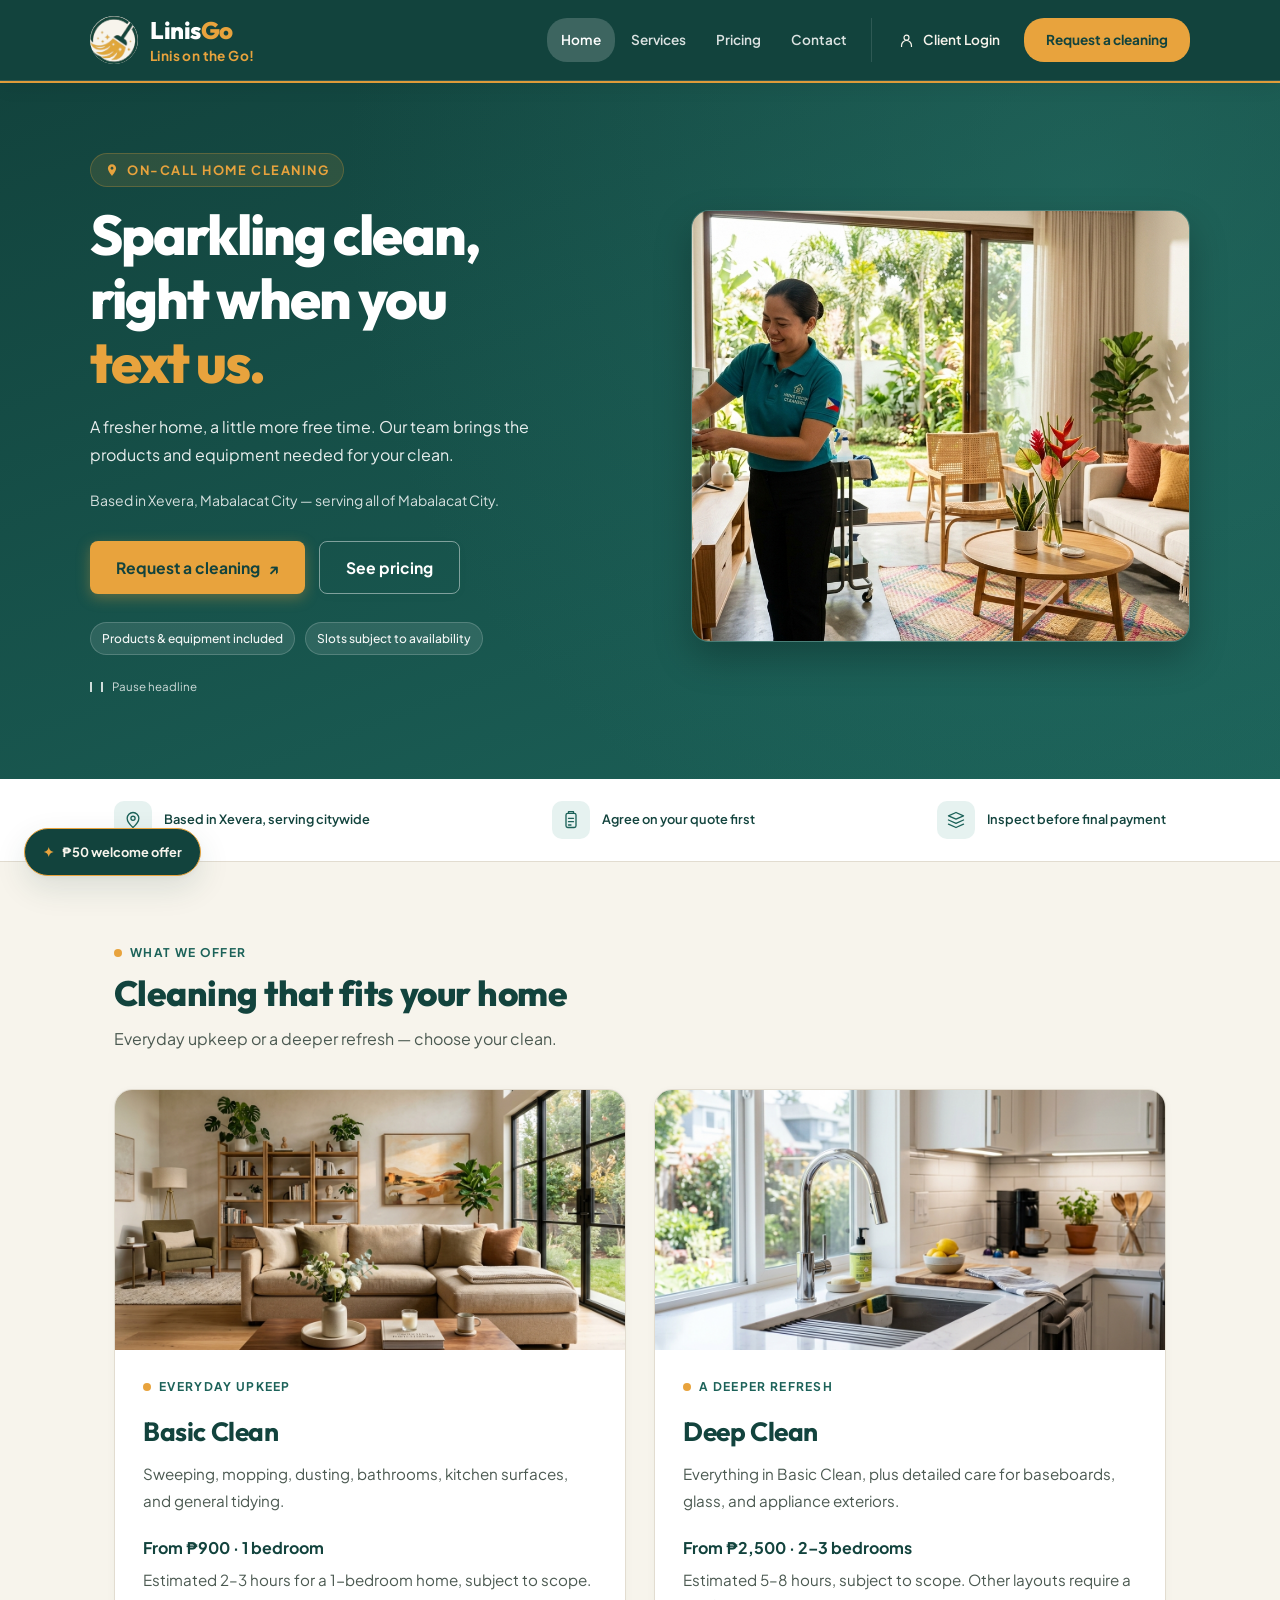
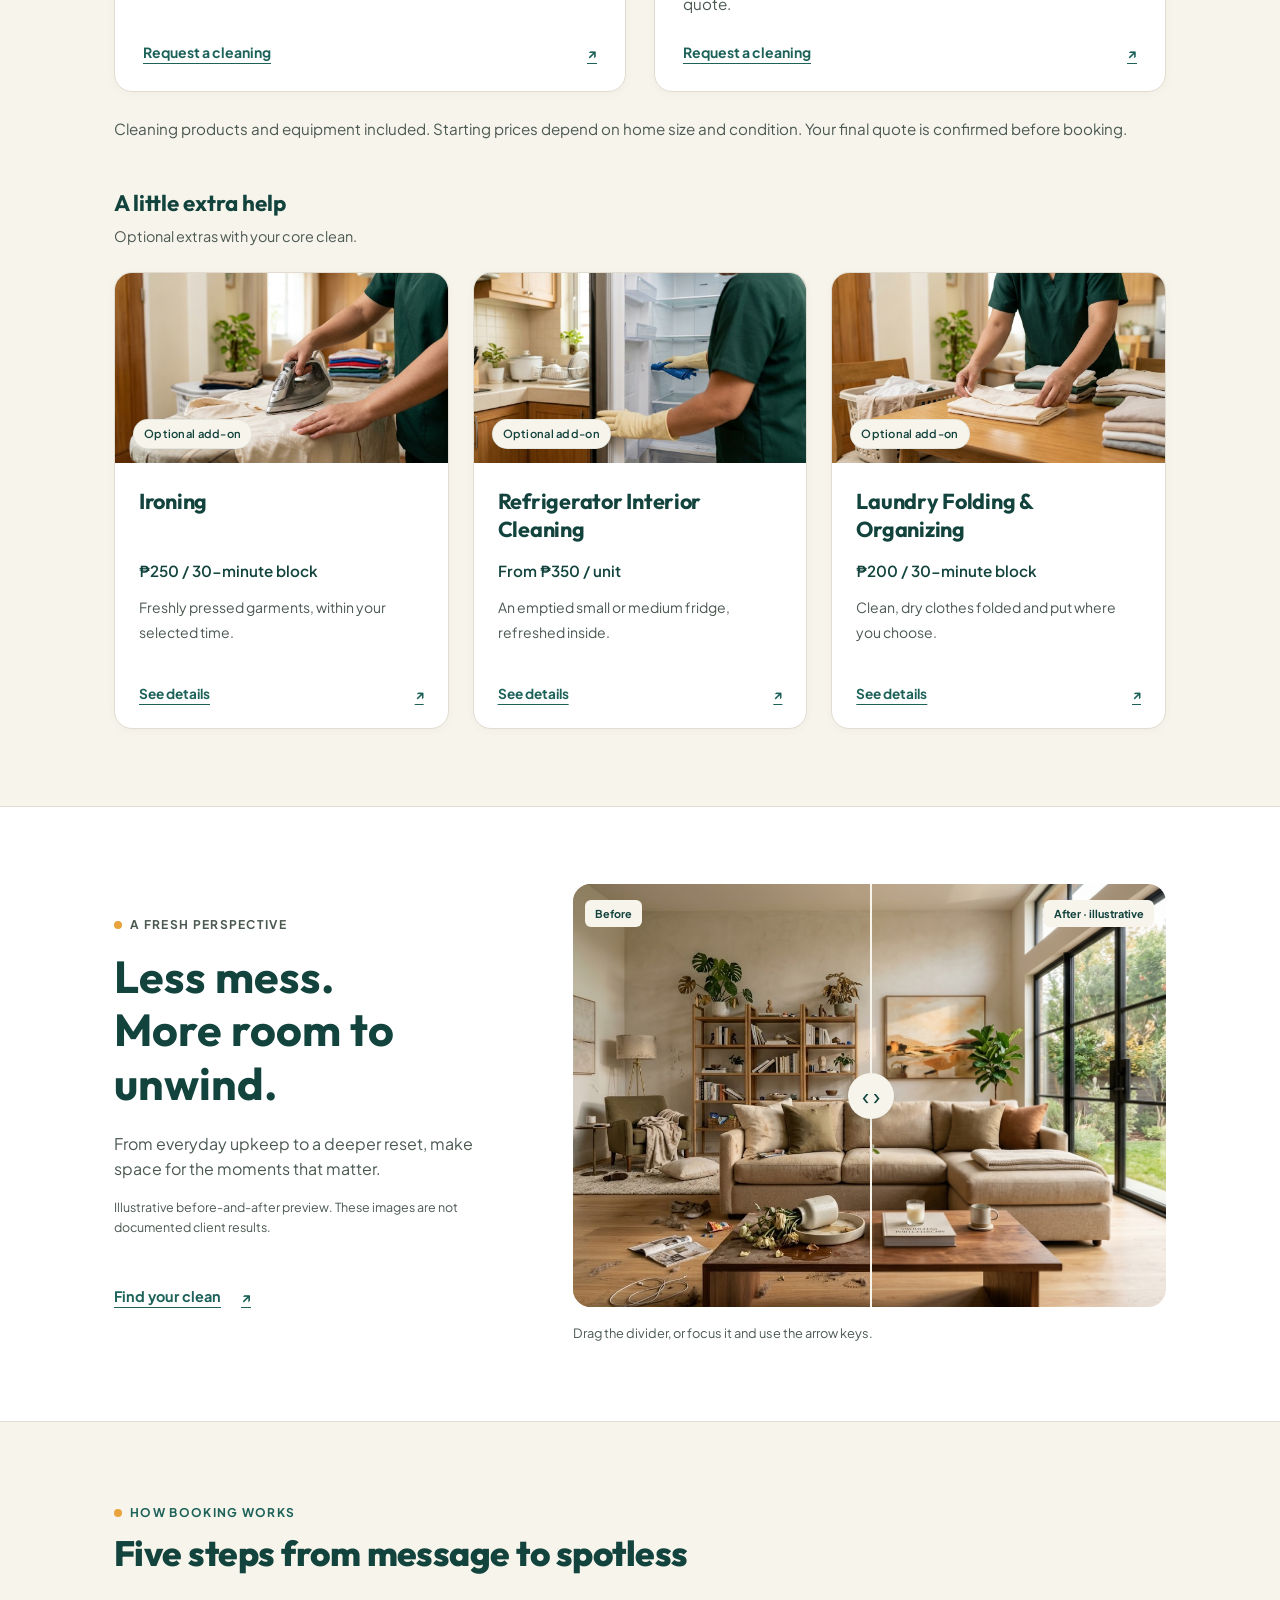
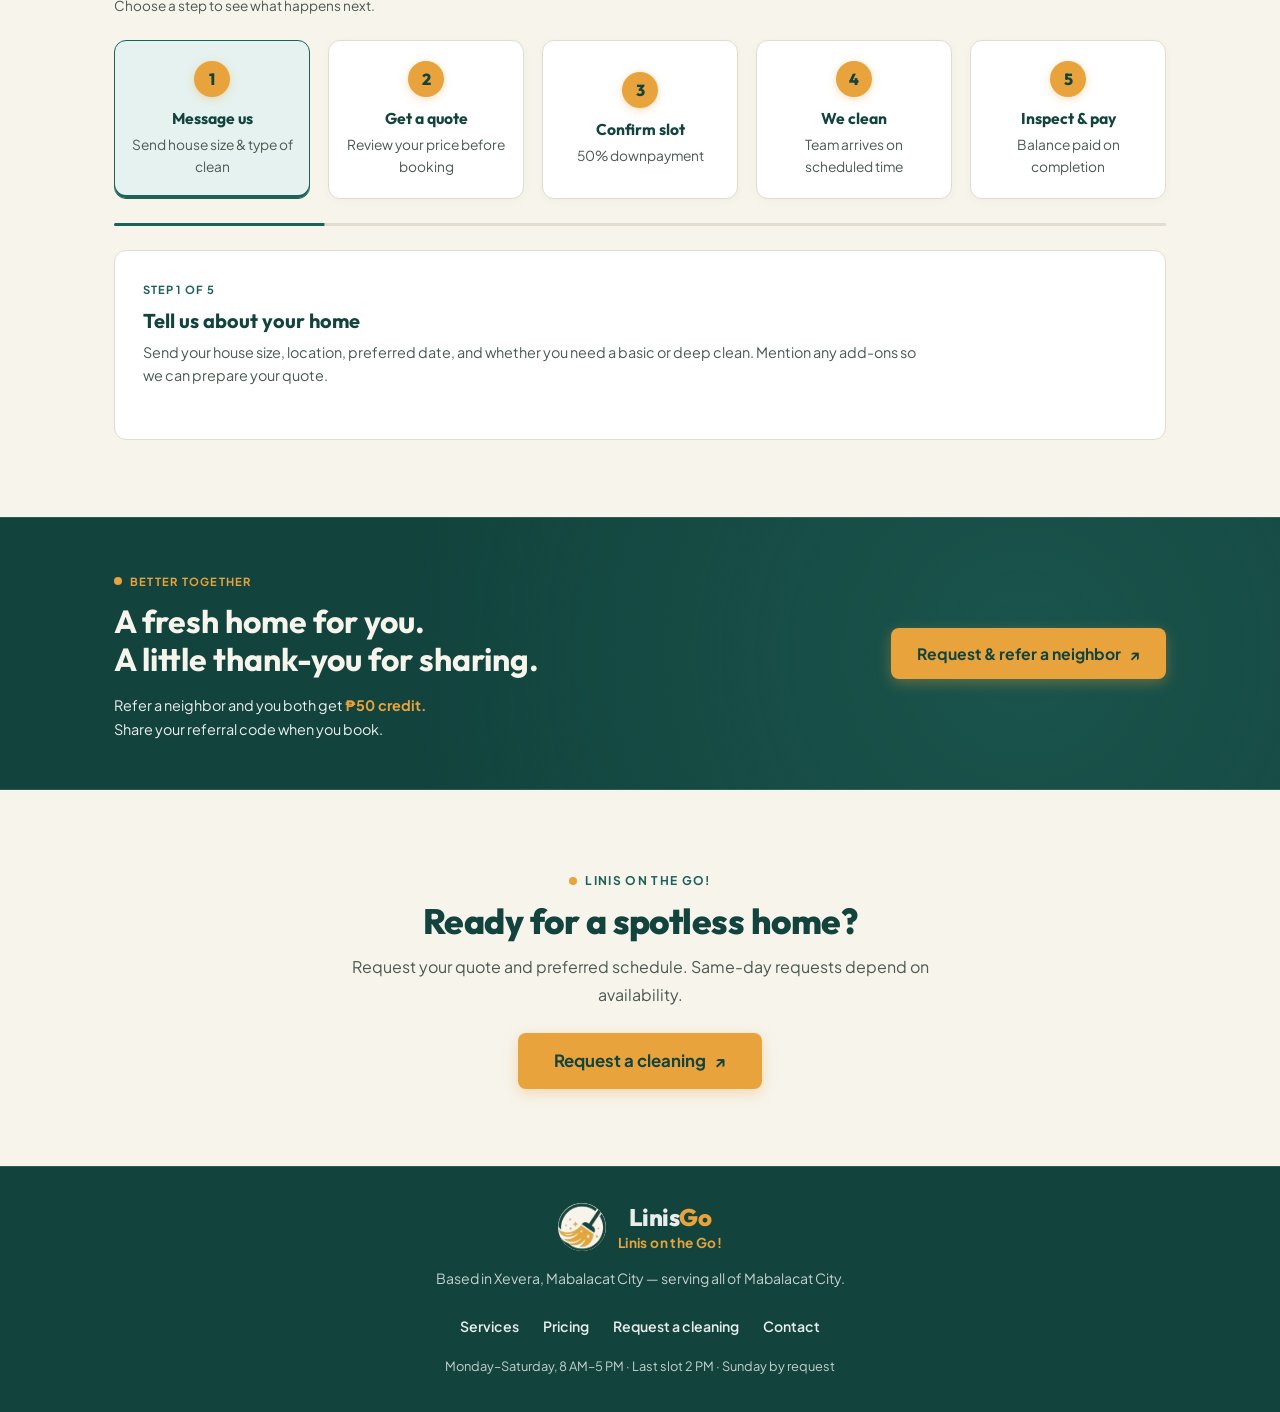
<file: index.html>
<!DOCTYPE html>

<html lang="en">

<head>
  <link crossorigin="" href="https://fonts.gstatic.com" rel="preconnect" />
  <link href="https://fonts.googleapis.com" rel="preconnect" />
  <meta charset="utf-8" />
  <meta content="width=device-width, initial-scale=1.0" name="viewport" />
  <title>LinisGo — On-Call Home Cleaning across Mabalacat City</title>
  <meta
    content="On-call home cleaning across Mabalacat City, Pampanga. Based in Xevera, with cleaning products and equipment included. Request a confirmed quote and schedule."
    name="description" />
  <link href="css/styles.css?v=mobile-offer-flow" rel="stylesheet" />
  <link href="images/linisgo-logo.png" rel="icon" type="image/png" />
</head>

<body class="site home-page">
  <a class="skip-link" href="#main">Skip to content</a>
  <header class="site-header">
    <nav aria-label="Main navigation" class="nav">
      <a class="brand-link" href="index.html">
        <span aria-hidden="true" class="brand-logo"><img alt="" height="360" src="images/linisgo-logo.png"
            width="675" /></span>
        <span class="brand-text"><span class="brand-word">Linis<span>Go</span></span><span class="brand-tagline">Linis
            on the Go!</span></span>
      </a>
      <button aria-controls="primary-nav" aria-expanded="false" aria-label="Open menu" class="nav-toggle">☰</button>
      <ul class="nav-links" id="primary-nav">
        <li><a aria-current="page" class="active" href="index.html">Home</a></li>
        <li><a href="services.html">Services</a></li>
        <li><a href="pricing.html">Pricing</a></li>
        <li><a href="contact.html">Contact</a></li>
        <li class="nav-account"><a class="login-trigger" href="login.html"><svg aria-hidden="true" fill="none"
              stroke="currentColor" stroke-width="1.7" viewbox="0 0 24 24">
              <circle cx="12" cy="8" r="3.5"></circle>
              <path d="M5 21v-2a7 7 0 0 1 14 0v2"></path>
            </svg>Client Login</a></li>
        <li><a class="nav-booking-link" href="book.html">Request a cleaning</a></li>
      </ul>
    </nav>
  </header>
  <main id="main">
    <aside aria-labelledby="welcome-offer-title" class="welcome-offer" id="welcome-offer" hidden>
      <button class="offer-close" type="button" aria-label="Collapse welcome offer">×</button>
      <p class="offer-eyebrow">A little welcome gift</p>
      <h2 id="welcome-offer-title">₱50 off your first clean.</h2>
      <p class="offer-description">A fresher home starts here.</p>
      <a class="btn btn-amber" href="book.html?first=1">Claim your offer <span aria-hidden="true">↗</span></a>
    </aside>
    <button class="offer-toggle" type="button" aria-controls="welcome-offer" aria-expanded="false" hidden>
      <span aria-hidden="true">✦</span> ₱50 welcome offer
    </button>
    <section aria-labelledby="hero-title" class="hero" id="hero">
      <div class="hero-inner">
        <div class="hero-split">
          <div class="hero-copy">
            <div class="eyebrow">
              <svg viewbox="0 0 24 24">
                <path
                  d="M12 2C8.13 2 5 5.13 5 9c0 5.25 7 13 7 13s7-7.75 7-13c0-3.87-3.13-7-7-7zm0 9.5c-1.38 0-2.5-1.12-2.5-2.5s1.12-2.5 2.5-2.5 2.5 1.12 2.5 2.5-1.12 2.5-2.5 2.5z">
                </path>
              </svg>
              On-Call Home Cleaning
            </div>
            <h1 id="hero-title">Sparkling clean,<br />right when you <span class="sr-only">need us.</span><span
                aria-hidden="true" class="accent rotating-text">text us.</span></h1>
            <p class="lede">A fresher home, a little more free time. Our team brings the products and equipment needed
              for your clean.</p>
            <p class="hero-coverage">Based in Xevera, Mabalacat City — serving all of Mabalacat City.</p>
            <div class="hero-actions">
              <a class="btn btn-amber" href="book.html">Request a cleaning <span aria-hidden="true">↗</span></a>
              <a class="btn btn-outline" href="pricing.html">See pricing</a>
            </div>
            <div class="pill-row"><span class="pill">Products &amp; equipment included</span><span class="pill">Slots
                subject to availability</span></div>
            <button aria-pressed="false" class="motion-toggle" hidden="" type="button">Pause headline</button>
          </div>
          <div class="hero-visual">
            <div class="hero-image-card">
              <img alt="Illustration of a home cleaner tidying a modern living room" fetchpriority="high" height="768"
                src="images/hero.jpg" width="1024" />
            </div>
          </div>
        </div>
      </div>
    </section>
    <div class="trust-strip">
      <div class="container">
        <div class="trust-item" data-reveal=""><span aria-hidden="true" class="trust-icon"><svg fill="none"
              stroke="currentColor" stroke-linecap="round" stroke-linejoin="round" stroke-width="1.6"
              viewbox="0 0 24 24">
              <path d="M19 10c0 5-7 11-7 11S5 15 5 10a7 7 0 1 1 14 0Z"></path>
              <circle cx="12" cy="10" r="2.5"></circle>
            </svg></span><span>Based in Xevera, serving citywide</span></div>
        <div class="trust-item" data-reveal=""><span aria-hidden="true" class="trust-icon"><svg fill="none"
              stroke="currentColor" stroke-linecap="round" stroke-linejoin="round" stroke-width="1.6"
              viewbox="0 0 24 24">
              <rect height="17" rx="2" width="12" x="6" y="4"></rect>
              <path d="M9 4V2h6v2M9 10h6M9 14h6M9 18h3"></path>
            </svg></span><span>Agree on your quote first</span></div>
        <div class="trust-item" data-reveal=""><span aria-hidden="true" class="trust-icon"><svg fill="none"
              stroke="currentColor" stroke-linecap="round" stroke-linejoin="round" stroke-width="1.6"
              viewbox="0 0 24 24">
              <path d="M12 3 3 7l9 4 9-4-9-4ZM3 12l9 4 9-4M3 17l9 4 9-4"></path>
            </svg></span><span>Inspect before final payment</span></div>
      </div>
    </div>
    <section id="services">
      <div class="container">
        <div class="section-head" data-reveal="">
          <p class="section-label">What we offer</p>
          <h2>Cleaning that fits your home</h2>
          <p>Everyday upkeep or a deeper refresh — choose your clean.</p>
        </div>
        <div class="grid-2 service-grid core-grid">
          <article class="card card-has-image service-card" data-reveal=""><img
              alt="Basic Clean living room illustration" class="card-image" height="420" loading="lazy"
              src="images/basic_clean.jpg" width="640" />
            <div class="card-body">
              <p class="section-label">Everyday upkeep</p>
              <h3>Basic Clean</h3>
              <p>Sweeping, mopping, dusting, bathrooms, kitchen surfaces, and general tidying.</p>
              <p class="service-price">From ₱900 · 1 bedroom</p>
              <p class="service-duration">Estimated 2–3 hours for a 1-bedroom home, subject to scope.</p><a
                class="service-link" href="book.html?clean=basic">Request a cleaning <span
                  aria-hidden="true">↗</span></a>
            </div>
          </article>
          <article class="card card-has-image service-card" data-reveal=""><img alt="Deep Clean kitchen illustration"
              class="card-image" height="420" loading="lazy" src="images/deep_clean.jpg" width="640" />
            <div class="card-body">
              <p class="section-label">A deeper refresh</p>
              <h3>Deep Clean</h3>
              <p>Everything in Basic Clean, plus detailed care for baseboards, glass, and appliance exteriors.</p>
              <p class="service-price">From ₱2,500 · 2–3 bedrooms</p>
              <p class="service-duration">Estimated 5–8 hours, subject to scope. Other layouts require a quote.</p><a
                class="service-link" href="book.html?clean=deep">Request a cleaning <span
                  aria-hidden="true">↗</span></a>
            </div>
          </article>
        </div>
        <p class="pricing-note">Cleaning products and equipment included. Starting prices depend on home size and
          condition. Your final quote is confirmed before booking.</p>
        <div class="addon-heading">
          <h3>A little extra help</h3>
          <p>Optional extras with your core clean.</p>
        </div>
        <div class="addon-grid">
          <article class="card addon-card" data-reveal="" data-service-category="addons" id="service-ironing">
            <div class="addon-media"><img alt="A cleaner ironing a shirt" class="addon-photo" height="687"
                loading="lazy" src="images/ironing-service.png" width="1024" /><span class="addon-badge">Optional
                add-on</span></div>
            <div class="addon-body">
              <h3>Ironing</h3>
              <p class="service-price">₱250 / 30-minute block</p>
              <p class="addon-description">Freshly pressed garments, within your selected time.</p><a
                class="service-link" href="services.html#service-ironing">See details <span
                  aria-hidden="true">↗</span></a>
            </div>
          </article>
          <article class="card addon-card" data-reveal="" data-service-category="addons" id="service-refrigerator">
            <div class="addon-media"><img alt="A cleaner wiping the interior of an empty refrigerator"
                class="addon-photo" height="687" loading="lazy" src="images/refrigerator-cleaning.png"
                width="1024" /><span class="addon-badge">Optional add-on</span></div>
            <div class="addon-body">
              <h3>Refrigerator Interior Cleaning</h3>
              <p class="service-price">From ₱350 / unit</p>
              <p class="addon-description">An emptied small or medium fridge, refreshed inside.</p><a
                class="service-link" href="services.html#service-refrigerator">See details <span
                  aria-hidden="true">↗</span></a>
            </div>
          </article>
          <article class="card addon-card" data-reveal="" data-service-category="addons" id="service-folding">
            <div class="addon-media"><img alt="A cleaner folding clean laundry" class="addon-photo" height="687"
                loading="lazy" src="images/laundry-folding.png" width="1024" /><span class="addon-badge">Optional
                add-on</span></div>
            <div class="addon-body">
              <h3>Laundry Folding &amp; Organizing</h3>
              <p class="service-price">₱200 / 30-minute block</p>
              <p class="addon-description">Clean, dry clothes folded and put where you choose.</p><a
                class="service-link" href="services.html#service-folding">See details <span
                  aria-hidden="true">↗</span></a>
            </div>
          </article>
        </div>
      </div>
    </section>
    <section aria-labelledby="results-title" class="results-section">
      <div class="container results-grid">
        <div data-reveal="">
          <p class="section-label">A fresh perspective</p>
          <h2 id="results-title">Less mess.<br />More room to unwind.</h2>
          <p>From everyday upkeep to a deeper reset, make space for the moments that matter.</p>
          <p class="comparison-note" id="comparison-note">Illustrative before-and-after preview. These images are not
            documented client results.</p><a class="service-link" href="book.html">Find your clean <span
              aria-hidden="true">↗</span></a>
        </div>
        <figure class="comparison" data-comparison="" data-reveal="slide">
          <div class="comparison-stage">
            <img alt="A tidy living room" height="420" loading="lazy" src="images/basic_clean.jpg" width="640" />
            <div class="comparison-before"><img alt="Living room before cleaning, with clutter and stained upholstery"
                height="765" loading="lazy" src="images/living-room-before.png" width="1024" /></div>
            <span class="comparison-label before-label">Before</span><span class="comparison-label after-label">After ·
              illustrative</span>
            <div aria-hidden="true" class="comparison-divider"><span>‹ ›</span></div>
          </div>
          <figcaption><label for="clean-reveal">Drag the divider, or focus it and use the arrow keys.</label><input
              aria-describedby="comparison-note" aria-label="Before and after divider position"
              class="sr-only comparison-range" id="clean-reveal" max="100" min="0" type="range" value="50" />
          </figcaption>
        </figure>
      </div>
    </section>
    <section class="booking-steps" id="how-it-works">
      <div class="container">
        <div class="section-head" data-reveal="">
          <p class="section-label">How booking works</p>
          <h2>Five steps from message to spotless</h2>
        </div>
        <p class="steps-hint">Choose a step to see what happens next.</p>
        <div aria-label="Explore the booking steps" class="steps interactive-steps" role="group">
          <button aria-controls="step-detail" aria-pressed="true" class="step" data-reveal="" data-step="1"
            type="button"><span class="step-num">1</span><span class="step-title">Message us</span><span
              class="step-summary">Send house size &amp; type of clean</span></button>
          <button aria-controls="step-detail" aria-pressed="false" class="step" data-reveal="" data-step="2"
            type="button"><span class="step-num">2</span><span class="step-title">Get a quote</span><span
              class="step-summary">Review your price before booking</span></button>
          <button aria-controls="step-detail" aria-pressed="false" class="step" data-reveal="" data-step="3"
            type="button"><span class="step-num">3</span><span class="step-title">Confirm slot</span><span
              class="step-summary">50% downpayment</span></button>
          <button aria-controls="step-detail" aria-pressed="false" class="step" data-reveal="" data-step="4"
            type="button"><span class="step-num">4</span><span class="step-title">We clean</span><span
              class="step-summary">Team arrives on scheduled time</span></button>
          <button aria-controls="step-detail" aria-pressed="false" class="step" data-reveal="" data-step="5"
            type="button"><span class="step-num">5</span><span class="step-title">Inspect &amp; pay</span><span
              class="step-summary">Balance paid on completion</span></button>
        </div>
        <div aria-hidden="true" class="step-progress"><span></span></div>
        <div aria-atomic="true" aria-live="polite" class="step-detail" id="step-detail">
          <div data-step-panel="1"><span class="step-count">Step 1 of 5</span>
            <h3>Tell us about your home</h3>
            <p>Send your house size, location, preferred date, and whether you need a basic or deep clean. Mention any
              add-ons so we can prepare your quote.</p>
          </div>
          <div data-step-panel="2" hidden=""><span class="step-count">Step 2 of 5</span>
            <h3>Know your price before you book</h3>
            <p>Review the proposed cleaning scope and price. Ask about anything you would like included before
              confirming your booking.</p>
          </div>
          <div data-step-panel="3" hidden=""><span class="step-count">Step 3 of 5</span>
            <h3>Reserve a time that works for you</h3>
            <p>Agree on your cleaning schedule with our team, then make the 50% downpayment using the payment details
              provided for your booking.</p>
          </div>
          <div data-step-panel="4" hidden=""><span class="step-count">Step 4 of 5</span>
            <h3>Leave the cleaning to us</h3>
            <p>Our team arrives at the agreed time to carry out your chosen clean. Point out any areas you would like us
              to pay particular attention to.</p>
          </div>
          <div data-step-panel="5" hidden=""><span class="step-count">Step 5 of 5</span>
            <h3>Take a look around together</h3>
            <p>Inspect the cleaned areas with the team and raise any questions before settling the remaining balance on
              completion.</p>
          </div>
        </div>
      </div>
    </section>
    <section aria-labelledby="referral-title" class="promo referral-promo">
      <div class="container promo-inner">
        <div class="promo-text" data-reveal="">
          <p class="section-label">Better together</p>
          <h2 id="referral-title">A fresh home for you.<br />A little thank-you for sharing.</h2>
          <p>Refer a neighbor and you both get <strong>₱50 credit.</strong><br />Share your referral code when you book.
          </p>
        </div><a class="btn btn-amber" href="book.html">Request &amp; refer a neighbor <span
            aria-hidden="true">↗</span></a>
      </div>
    </section>
    <section class="booking-cta" id="book-cleaning">
      <div class="container" style="text-align:center;">
        <div class="section-head" data-reveal="" style="margin: 0 auto 24px; text-align:center;">
          <p class="section-label">Linis on the Go!</p>
          <h2>Ready for a spotless home?</h2>
          <p style="margin:0 auto;">Request your quote and preferred schedule. Same-day requests depend on availability.
          </p>
        </div>
        <a class="btn btn-amber" href="book.html" style="padding: 15px 36px; font-size: 1.05rem;">Request a cleaning
          <span aria-hidden="true">↗</span></a>
      </div>
    </section>
  </main>
  <footer class="site-footer">
    <div class="container">
      <a class="brand-link footer-brand" href="index.html"><span aria-hidden="true" class="brand-logo"><img alt=""
            height="360" loading="lazy" src="images/linisgo-logo.png" width="675" /></span><span
          class="brand-text"><span class="brand-word">Linis<span>Go</span></span><span class="brand-tagline">Linis on
            the Go!</span></span></a>
      <p>Based in Xevera, Mabalacat City — serving all of Mabalacat City.</p>
      <nav aria-label="Footer navigation" class="footer-links"><a href="services.html">Services</a><a
          href="pricing.html">Pricing</a><a href="book.html">Request a cleaning</a><a href="contact.html">Contact</a>
      </nav>
      <p class="footer-hours" data-hours="">Monday–Saturday, 8 AM–5 PM · Last slot 2 PM · Sunday by request</p>
    </div>
  </footer>
  <div aria-label="Quick booking" class="mobile-booking-bar" hidden="" id="mobile-booking-bar">
    <a class="btn btn-amber" href="book.html">Request a cleaning <span aria-hidden="true">↗</span></a>
    <button aria-label="Collapse booking bar" class="mobile-booking-close" title="Collapse booking bar"
      type="button"><svg aria-hidden="true" fill="none" height="18" stroke="currentColor" stroke-width="1.8"
        viewbox="0 0 24 24" width="18">
        <path d="m6 6 12 12M18 6 6 18"></path>
      </svg></button>
  </div>
  <button aria-controls="mobile-booking-bar" aria-expanded="false" aria-label="Show booking bar"
    class="mobile-booking-toggle" hidden="" type="button"><svg aria-hidden="true" fill="none" height="20"
      stroke="currentColor" stroke-width="1.8" viewbox="0 0 24 24" width="20">
      <rect height="16" rx="3" width="18" x="3" y="5"></rect>
      <path d="M7 2v6m10-6v6M3 11h18m-14 5h4"></path>
    </svg><span>Book</span></button>
  <script defer="" src="js/site-config.js"></script>
  <script defer="" src="js/motion.js?v=polish-1"></script>
  <script defer="" src="js/main.js?v=mobile-offer-flow"></script>
</body>

</html>
</file>
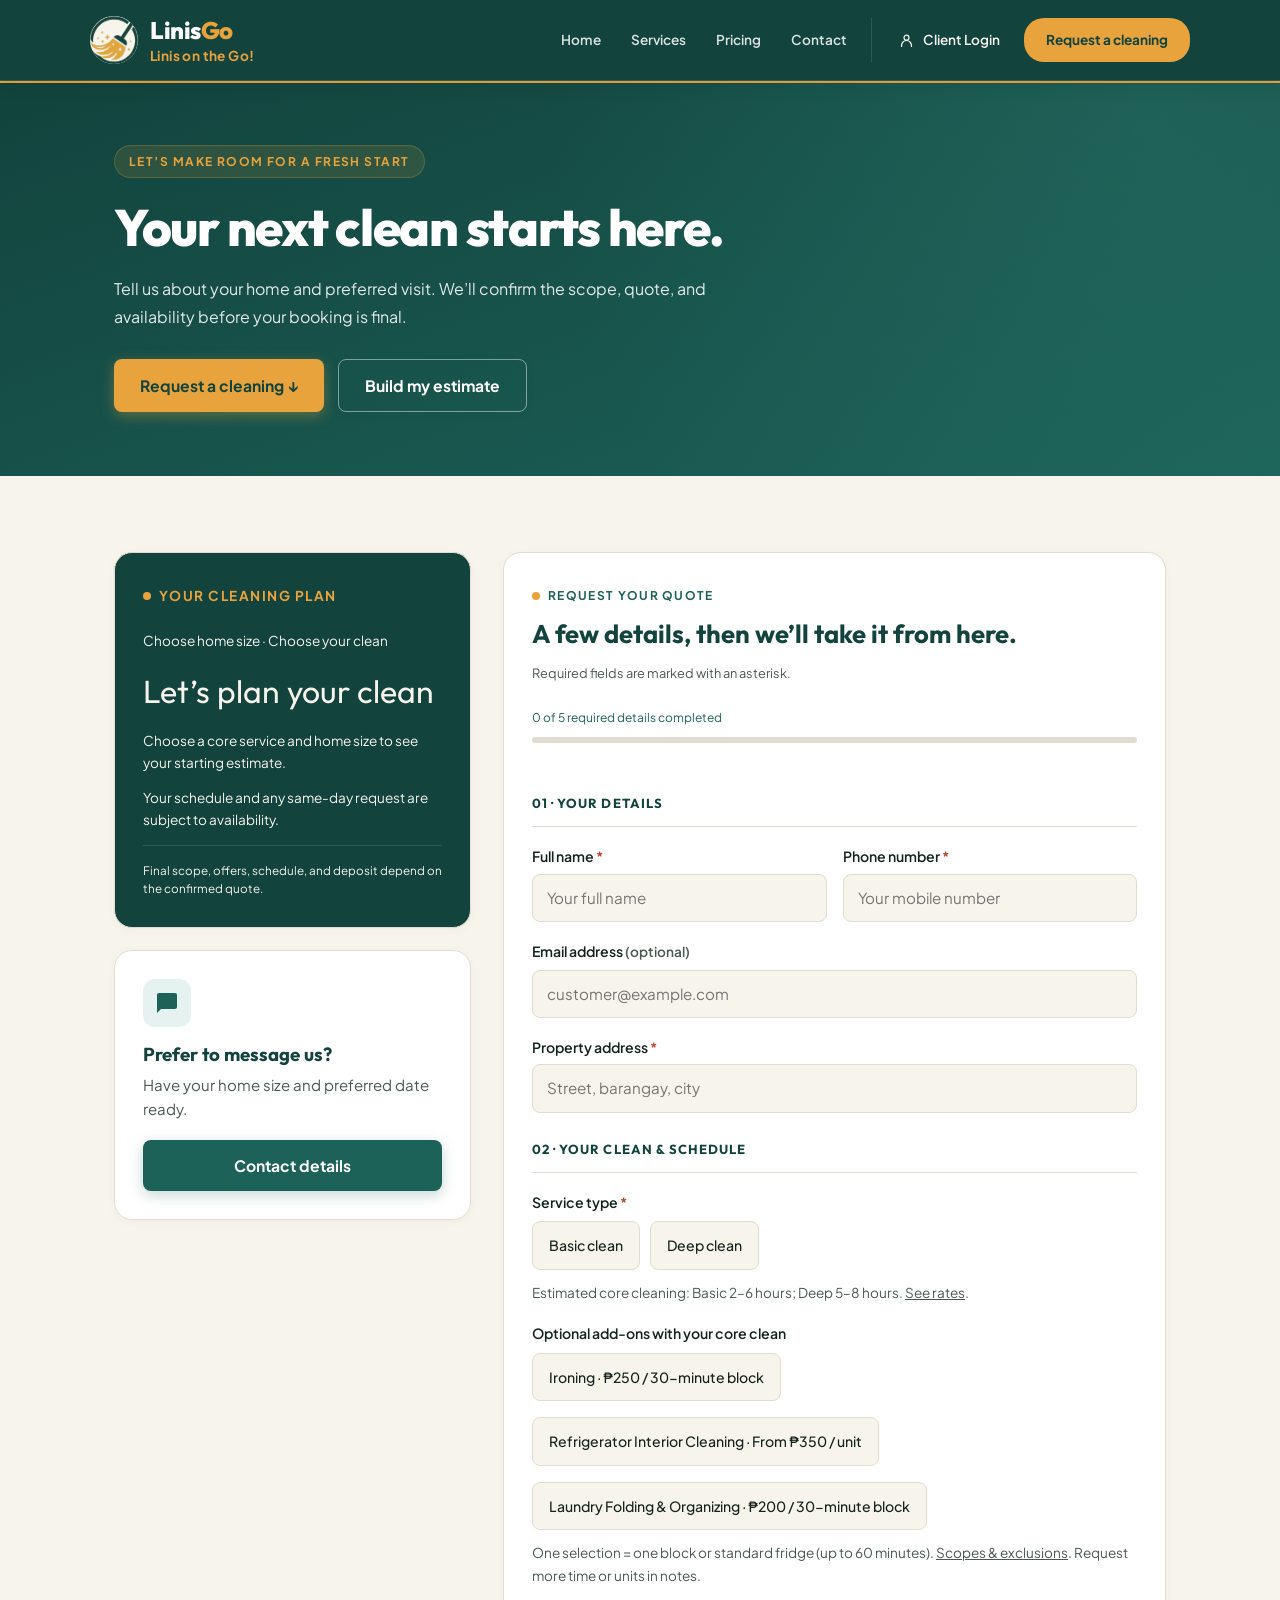
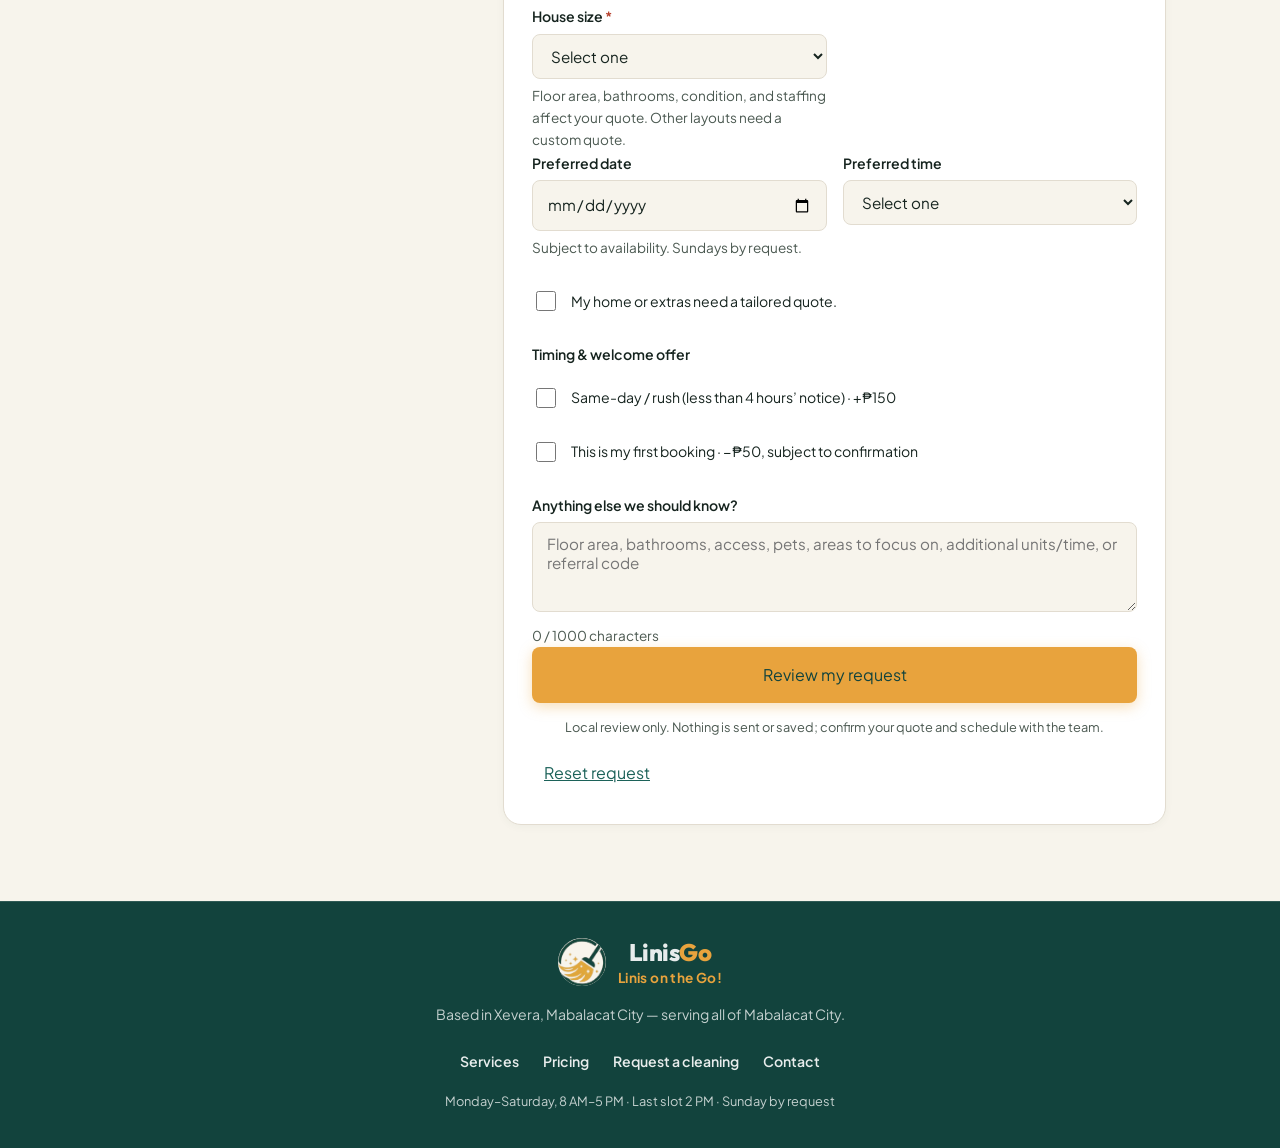
<file: book.html>
<!DOCTYPE html>

<html lang="en">

<head>
    <link crossorigin="" href="https://fonts.gstatic.com" rel="preconnect" />
    <link href="https://fonts.googleapis.com" rel="preconnect" />
    <meta charset="utf-8" />
    <meta content="width=device-width, initial-scale=1.0" name="viewport" />
    <title>Request a Cleaning in Mabalacat City — LinisGo</title>
    <meta
        content="Request home cleaning across Mabalacat City, Pampanga. Based in Xevera, with products and equipment included. Review your request before contacting the team."
        name="description" />
    <link href="css/styles.css?v=welcome-offer-all" rel="stylesheet" />
    <link href="images/linisgo-logo.png" rel="icon" type="image/png" />
</head>

<body class="site booking-page">
    <a class="skip-link" href="#main">Skip to content</a>
    <header class="site-header">
        <nav aria-label="Main navigation" class="nav">
            <a class="brand-link" href="index.html">
                <span aria-hidden="true" class="brand-logo"><img alt="" height="360" src="images/linisgo-logo.png"
                        width="675" /></span>
                <span class="brand-text"><span class="brand-word">Linis<span>Go</span></span><span
                        class="brand-tagline">Linis
                        on the Go!</span></span>
            </a>
            <button aria-controls="primary-nav" aria-expanded="false" aria-label="Open menu"
                class="nav-toggle">☰</button>
            <ul class="nav-links" id="primary-nav">
                <li><a href="index.html">Home</a></li>
                <li><a href="services.html">Services</a></li>
                <li><a href="pricing.html">Pricing</a></li>
                <li><a href="contact.html">Contact</a></li>
                <li class="nav-account"><a class="login-trigger" href="login.html"><svg aria-hidden="true" fill="none"
                            stroke="currentColor" stroke-width="1.7" viewbox="0 0 24 24">
                            <circle cx="12" cy="8" r="3.5"></circle>
                            <path d="M5 21v-2a7 7 0 0 1 14 0v2"></path>
                        </svg>Client Login</a></li>
                <li><a aria-current="page" class="nav-booking-link active" href="book.html">Request a cleaning</a></li>
            </ul>
        </nav>
    </header>
    <main id="main">
        <section class="page-hero booking-hero">
            <div class="container hero-copy">
                <p class="eyebrow">Let’s make room for a fresh start</p>
                <h1>Your next clean starts here.</h1>
                <p>Tell us about your home and preferred visit. We’ll confirm the scope, quote, and availability before
                    your
                    booking is final.</p>
                <div class="hero-actions"><a class="btn btn-amber" href="#booking-form">Request a cleaning ↓</a><a
                        class="btn btn-outline" href="pricing.html#estimate">Build my estimate</a></div>
            </div>
        </section>
        <section>
            <div class="container">
                <div class="booking-wrap">
                    <aside class="booking-sidebar">
                        <div class="card booking-summary" hidden="">
                            <p class="section-label">Your cleaning plan</p>
                            <div aria-live="polite" id="booking-summary"></div>
                            <p class="summary-note">Final scope, offers, schedule, and deposit depend on the confirmed
                                quote.</p>
                        </div>
                        <div class="card msg-card" data-reveal="">
                            <div class="service-icon">
                                <svg viewbox="0 0 24 24">
                                    <path d="M20 2H4c-1.1 0-2 .9-2 2v18l4-4h14c1.1 0 2-.9 2-2V4c0-1.1-.9-2-2-2z"></path>
                                </svg>
                            </div>
                            <h3>Prefer to message us?</h3>
                            <p>Have your home size and preferred date ready.</p>
                            <a class="btn btn-teal btn-block" href="contact.html">Contact details</a>
                        </div>
                    </aside>
                    <div>
                        <div class="card booking-form-card" id="booking-form">
                            <div class="booking-form-intro" data-reveal="">
                                <p class="booking-import-note" hidden="" id="booking-import-note">Your estimate
                                    selections are filled in below.</p>
                                <p class="section-label">Request your quote</p>
                                <h2>A few details, then we’ll take it from here.</h2>
                                <p>Required fields are marked with an asterisk.</p>
                                <div class="booking-completion" hidden=""><span
                                        id="booking-progress-text"></span><progress
                                        aria-label="Required fields completed" id="booking-progress" max="5"
                                        value="0"></progress></div>
                            </div>
                            <div aria-live="polite" class="status" id="statusBox" role="status"></div>
                            <div aria-labelledby="booking-success-title" class="booking-success" hidden=""
                                id="booking-success" role="region">
                                <div aria-hidden="true" class="booking-success-icon"><svg fill="none"
                                        viewbox="0 0 48 48">
                                        <circle cx="24" cy="24" r="22"></circle>
                                        <path d="m14 24 7 7 14-15"></path>
                                    </svg></div>
                                <p class="section-label">Your cleaning request</p>
                                <h2 id="booking-success-title" tabindex="-1">Review your cleaning request</h2>
                                <p>Local review only. No request, slot, or payment is confirmed.</p>
                                <dl id="booking-success-details"></dl>
                                <p class="booking-success-note">Check your details above. Use “Edit my request” to make
                                    changes.</p>
                                <div class="booking-success-actions"><button class="btn btn-amber" id="edit-success"
                                        type="button">Edit
                                        my request</button><a class="btn btn-teal" href="index.html">Back to home</a>
                                </div>
                            </div>
                            <form autocomplete="off" id="quoteForm" novalidate="">
                                <div aria-hidden="true" class="hp">
                                    <label for="website">Leave this field empty</label>
                                    <input autocomplete="off" id="website" name="website" tabindex="-1" type="text" />
                                </div>
                                <fieldset>
                                    <legend>01 · Your details</legend>
                                    <div class="row">
                                        <div class="field">
                                            <label for="fullName">Full name <span class="req">*</span></label>
                                            <input autocomplete="off" id="fullName" maxlength="100" name="fullName"
                                                placeholder="Your full name" required="" type="text" />
                                            <div class="error-text">Please enter your name.</div>
                                        </div>
                                        <div class="field">
                                            <label for="phone">Phone number <span class="req">*</span></label>
                                            <input autocomplete="off" id="phone" maxlength="20" name="phone"
                                                placeholder="Your mobile number" required="" type="tel" />
                                            <div class="error-text">Please enter a valid phone number.</div>
                                        </div>
                                    </div>
                                    <div class="field">
                                        <label for="email">Email address <span
                                                class="field-help">(optional)</span></label>
                                        <input autocomplete="off" id="email" maxlength="150" name="email"
                                            placeholder="customer@example.com" type="email" />
                                        <div class="error-text">Please enter a valid email address.</div>
                                    </div>
                                    <div class="field">
                                        <label for="address">Property address <span class="req">*</span></label>
                                        <input autocomplete="off" id="address" maxlength="200" name="address"
                                            placeholder="Street, barangay, city" required="" type="text" />
                                        <div class="error-text">Please enter the property address.</div>
                                    </div>
                                </fieldset>
                                <fieldset>
                                    <legend>02 · Your clean &amp; schedule</legend>
                                    <div class="field">
                                        <span class="field-label" id="service-label">Service type <span
                                                class="req">*</span></span>
                                        <div aria-labelledby="service-label" class="checks" id="serviceChips"
                                            role="radiogroup">
                                            <label class="chip"><input name="serviceType" required="" type="radio"
                                                    value="Basic clean" /><span>Basic clean</span></label>
                                            <label class="chip"><input name="serviceType" type="radio"
                                                    value="Deep clean" /><span>Deep
                                                    clean</span></label>
                                        </div>
                                        <div class="error-text">Please select a service type.</div>
                                        <p class="field-help">Estimated core cleaning: Basic 2–6 hours; Deep 5–8 hours.
                                            <a href="pricing.html">See rates</a>.
                                        </p>
                                    </div>
                                    <div class="field"><span class="field-label" id="addons-label">Optional add-ons with
                                            your core clean</span>
                                        <div aria-labelledby="addons-label" class="checks" role="group"><label
                                                class="chip"><input name="addons" type="checkbox"
                                                    value="ironing" /><span>Ironing · ₱250 / 30-minute
                                                    block</span></label><label class="chip"><input name="addons"
                                                    type="checkbox" value="refrigerator" /><span>Refrigerator Interior
                                                    Cleaning · From ₱350 / unit</span></label><label class="chip"><input
                                                    name="addons" type="checkbox" value="folding" /><span>Laundry
                                                    Folding &amp; Organizing · ₱200 / 30-minute block</span></label>
                                        </div>
                                        <p class="field-help">One selection = one block or standard fridge (up to 60
                                            minutes). <a href="services.html#optional-extras">Scopes &amp;
                                                exclusions</a>. Request more time or units in notes.</p>
                                    </div>
                                    <div class="row">
                                        <div class="field">
                                            <label for="propertyType">House size <span class="req">*</span></label>
                                            <select id="propertyType" name="propertyType" required="">
                                                <option disabled="" selected="" value="">Select one</option>
                                                <option>1 bedroom</option>
                                                <option>2 bedrooms</option>
                                                <option>3 bedrooms</option>
                                                <option>Studio / 4+ bedrooms / other</option>
                                            </select>
                                            <div class="error-text">Please select your house size.</div>
                                            <p class="field-help">Floor area, bathrooms, condition, and staffing affect
                                                your quote. Other layouts need a custom quote.</p>
                                        </div>
                                    </div>
                                    <div class="row">
                                        <div class="field">
                                            <label for="preferredDate">Preferred date</label>
                                            <input aria-describedby="date-help" id="preferredDate" name="preferredDate"
                                                type="date" />
                                            <p class="field-help" id="date-help">Subject to availability. Sundays by
                                                request.</p>
                                            <div class="error-text">Choose today or a future date.</div>
                                        </div>
                                        <div class="field">
                                            <label for="preferredTime">Preferred time</label>
                                            <select id="preferredTime" name="preferredTime">
                                                <option disabled="" selected="" value="">Select one</option>
                                                <option>8:00 AM</option>
                                                <option>9:00 AM</option>
                                                <option>10:00 AM</option>
                                                <option>11:00 AM</option>
                                                <option>12:00 PM</option>
                                                <option>1:00 PM</option>
                                                <option>2:00 PM (last slot)</option>
                                            </select>
                                        </div>
                                    </div>
                                    <div class="field booking-extra-options"><label><input name="customScope"
                                                type="checkbox" value="yes" /><span>My home or extras need a tailored
                                                quote.</span></label></div>
                                    <div class="field"><span class="field-label" id="booking-options-label">Timing &amp;
                                            welcome
                                            offer</span>
                                        <div aria-labelledby="booking-options-label" class="booking-extra-options"
                                            role="group">
                                            <label><input name="rush" type="checkbox" value="yes" /><span>Same-day /
                                                    rush (less than 4 hours’
                                                    notice) · +₱150</span></label><label><input name="first"
                                                    type="checkbox" value="yes" /><span>This is my first booking · −₱50,
                                                    subject to confirmation</span></label>
                                        </div>
                                    </div>
                                    <div class="field">
                                        <label for="notes">Anything else we should know?</label>
                                        <textarea id="notes" maxlength="1000" name="notes"
                                            placeholder="Floor area, bathrooms, access, pets, areas to focus on, additional units/time, or referral code"></textarea>
                                        <p class="field-help" hidden="" id="notes-count">0 / 1000 characters</p>
                                    </div>
                                </fieldset>
                                <button class="btn btn-amber btn-block" disabled="" id="submitBtn" type="submit">Review
                                    my request</button>
                                <p class="privacy-note">Local review only. Nothing is sent or saved; confirm your quote
                                    and schedule with the team.</p><button class="estimate-reset" type="reset">Reset
                                    request</button><noscript>
                                    <p>Enable JavaScript to review your request.</p>
                                </noscript>
                            </form>
                        </div>
                    </div>
                </div>
            </div>
        </section>
    </main>
    <footer class="site-footer">
        <div class="container">
            <a class="brand-link footer-brand" href="index.html"><span aria-hidden="true" class="brand-logo"><img alt=""
                        height="360" loading="lazy" src="images/linisgo-logo.png" width="675" /></span><span
                    class="brand-text"><span class="brand-word">Linis<span>Go</span></span><span
                        class="brand-tagline">Linis on the Go!</span></span></a>
            <p>Based in Xevera, Mabalacat City — serving all of Mabalacat City.</p>
            <nav aria-label="Footer navigation" class="footer-links"><a href="services.html">Services</a><a
                    href="pricing.html">Pricing</a><a href="book.html">Request a cleaning</a><a
                    href="contact.html">Contact</a></nav>
            <p class="footer-hours" data-hours="">Monday–Saturday, 8 AM–5 PM · Last slot 2 PM · Sunday by request</p>
        </div>
    </footer>
    <div aria-label="Quick booking" class="mobile-booking-bar" hidden="" id="mobile-booking-bar">
        <a class="btn btn-amber" href="#booking-form">Request a cleaning <span aria-hidden="true">↗</span></a>
        <button aria-label="Collapse booking bar" class="mobile-booking-close" title="Collapse booking bar"
            type="button"><svg aria-hidden="true" fill="none" height="18" stroke="currentColor" stroke-width="1.8"
                viewbox="0 0 24 24" width="18">
                <path d="m6 6 12 12M18 6 6 18"></path>
            </svg></button>
    </div>
    <button aria-controls="mobile-booking-bar" aria-expanded="false" aria-label="Show booking bar"
        class="mobile-booking-toggle" hidden="" type="button"><svg aria-hidden="true" fill="none" height="20"
            stroke="currentColor" stroke-width="1.8" viewbox="0 0 24 24" width="20">
            <rect height="16" rx="3" width="18" x="3" y="5"></rect>
            <path d="M7 2v6m10-6v6M3 11h18m-14 5h4"></path>
        </svg><span>Book</span></button>
    <script defer="" src="js/site-config.js"></script>
    <script defer="" src="js/motion.js?v=polish-1"></script>
    <script defer="" src="js/main.js?v=welcome-offer-all"></script>


</body>

</html>
</file>
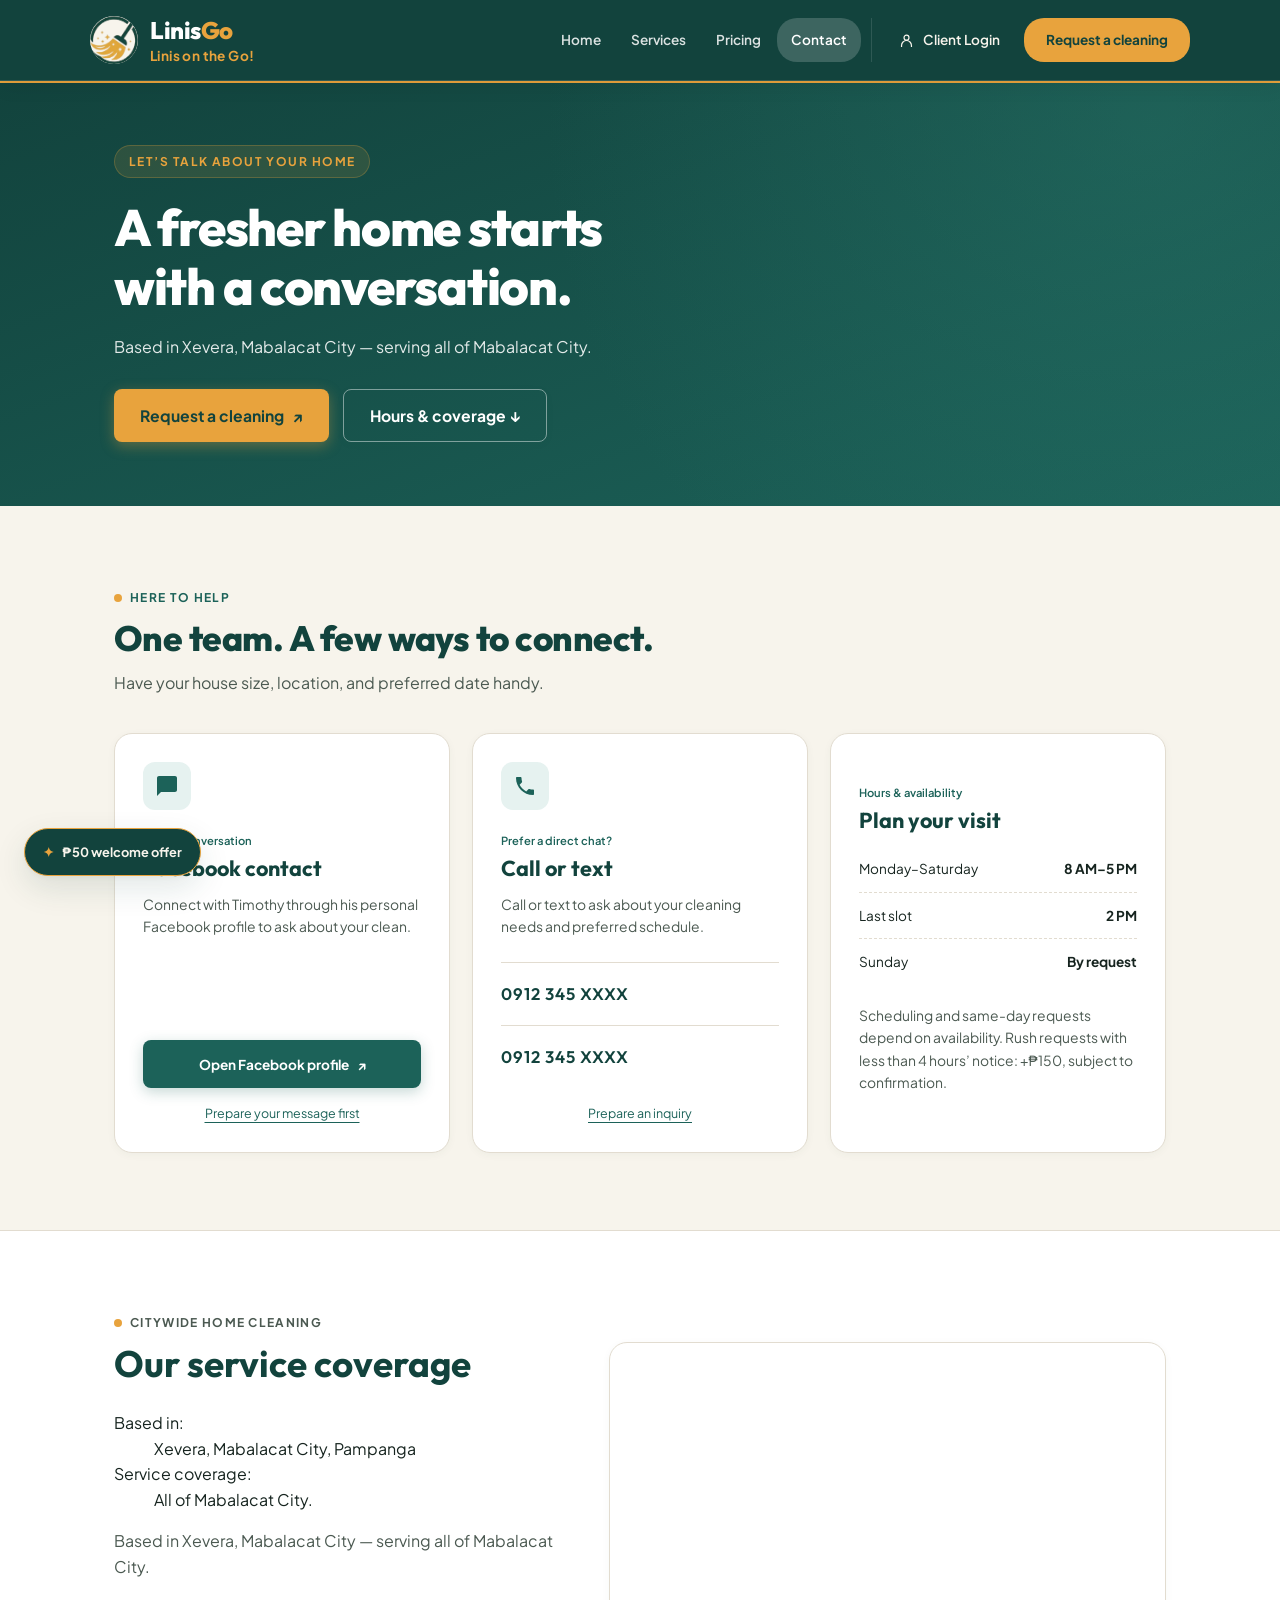
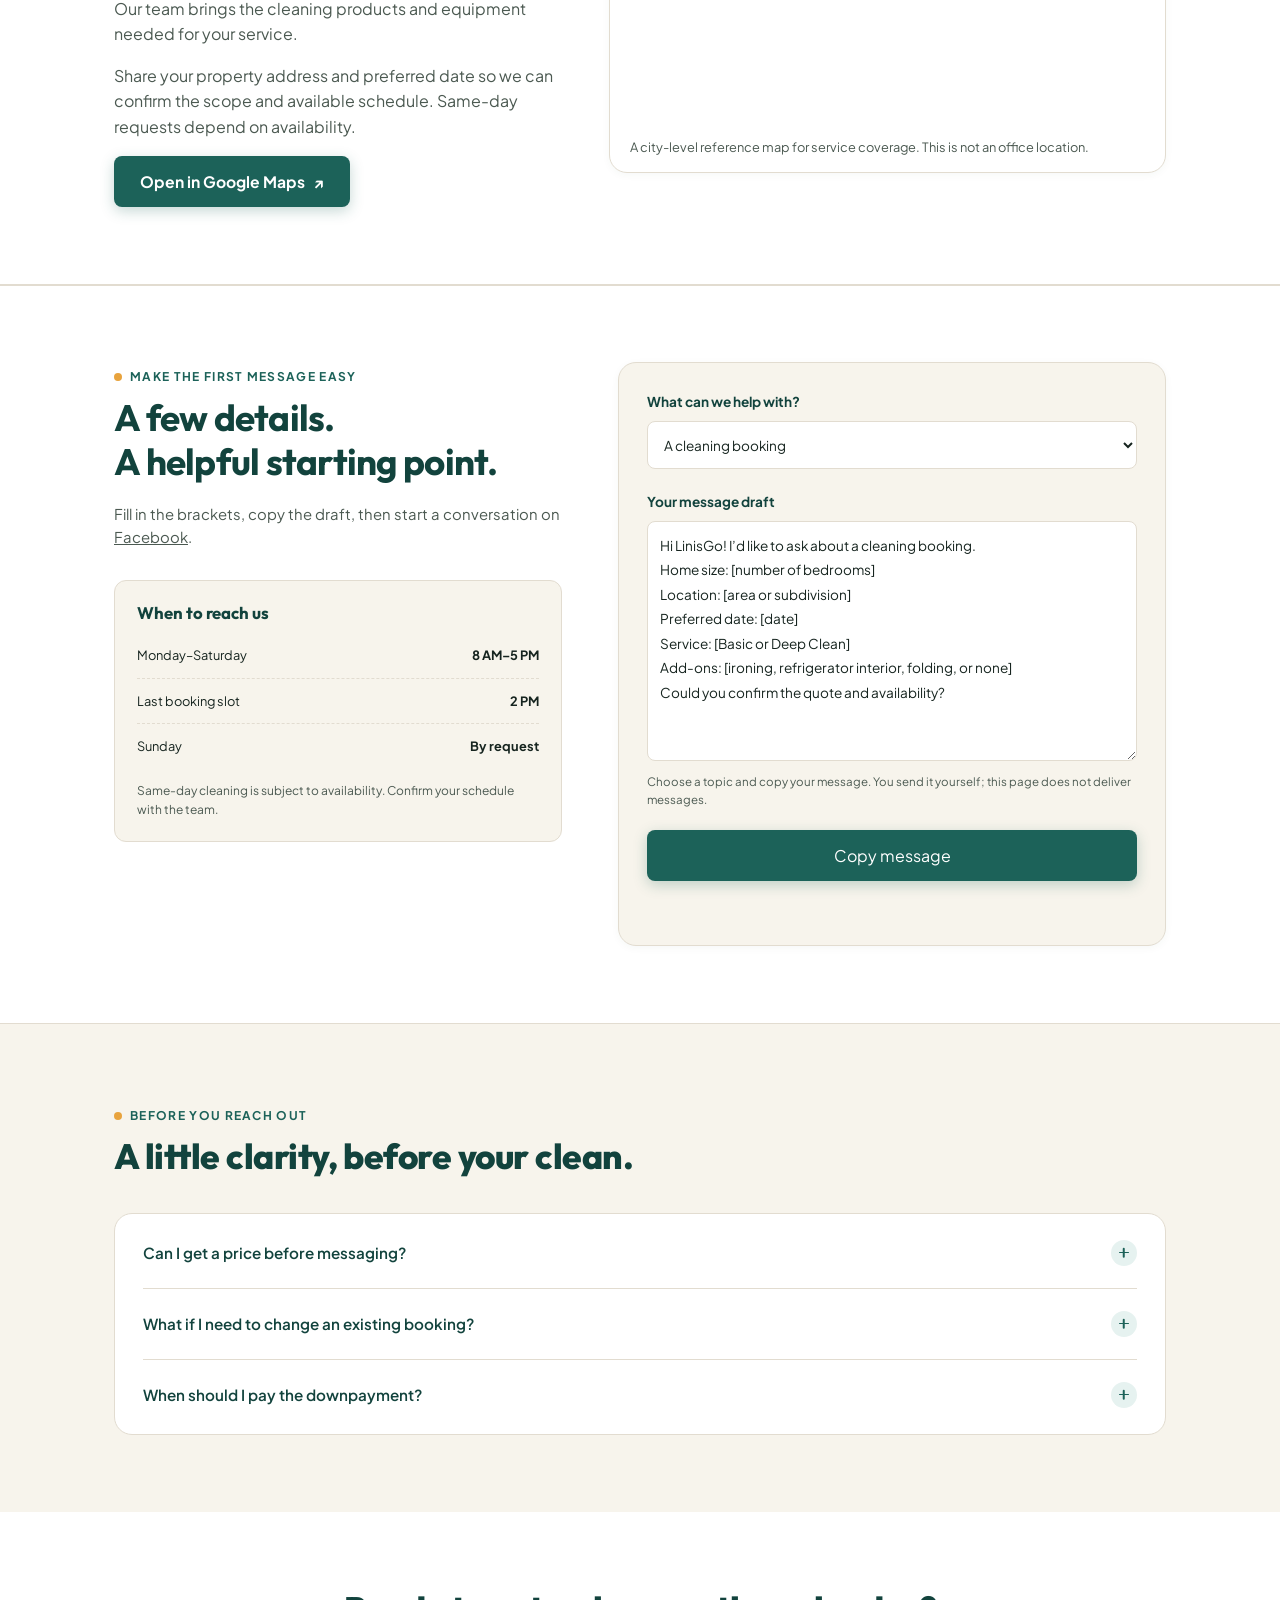
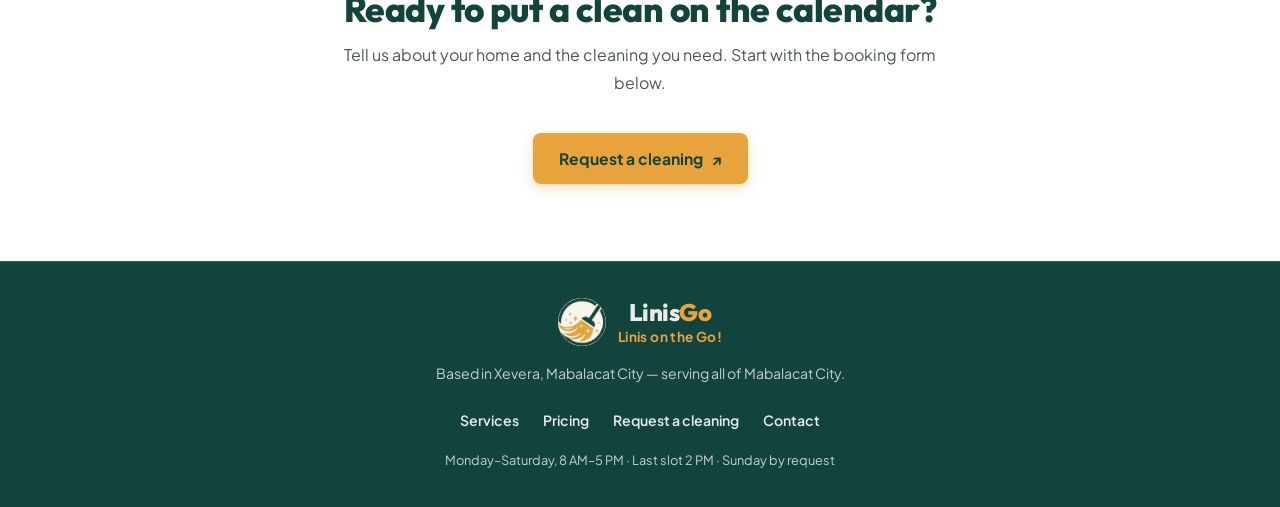
<file: contact.html>
<!DOCTYPE html>

<html lang="en">

<head>
    <link crossorigin="" href="https://fonts.gstatic.com" rel="preconnect" />
    <link href="https://fonts.googleapis.com" rel="preconnect" />
    <meta charset="utf-8" />
    <meta content="width=device-width, initial-scale=1.0" name="viewport" />
    <title>Contact — LinisGo</title>
    <meta
        content="Contact LinisGo for home cleaning across Mabalacat City, Pampanga. Ask about services, quotes and availability using the contact page."
        name="description" />
    <link href="css/styles.css?v=mobile-offer-flow" rel="stylesheet" />
    <link href="images/linisgo-logo.png" rel="icon" type="image/png" />
</head>

<body class="site contact-page"><a class="skip-link" href="#main">Skip to content</a>
    <header class="site-header">
        <nav aria-label="Main navigation" class="nav">
            <a class="brand-link" href="index.html">
                <span aria-hidden="true" class="brand-logo"><img alt="" height="360" src="images/linisgo-logo.png"
                        width="675" /></span>
                <span class="brand-text"><span class="brand-word">Linis<span>Go</span></span><span
                        class="brand-tagline">Linis
                        on the Go!</span></span>
            </a>
            <button aria-controls="primary-nav" aria-expanded="false" aria-label="Open menu"
                class="nav-toggle">☰</button>
            <ul class="nav-links" id="primary-nav">
                <li><a href="index.html">Home</a></li>
                <li><a href="services.html">Services</a></li>
                <li><a href="pricing.html">Pricing</a></li>
                <li><a aria-current="page" class="active" href="contact.html">Contact</a></li>
                <li class="nav-account"><a class="login-trigger" href="login.html"><svg aria-hidden="true" fill="none"
                            stroke="currentColor" stroke-width="1.7" viewbox="0 0 24 24">
                            <circle cx="12" cy="8" r="3.5"></circle>
                            <path d="M5 21v-2a7 7 0 0 1 14 0v2"></path>
                        </svg>Client Login</a></li>
                <li><a class="nav-booking-link" href="book.html">Request a cleaning</a></li>
            </ul>
        </nav>
    </header>
    <main id="main">
        <section class="page-hero contact-hero">
            <div class="container hero-copy">
                <p class="eyebrow">Let’s talk about your home</p>
                <h1>A fresher home starts<br />with a conversation.</h1>
                <p>Based in Xevera, Mabalacat City — serving all of Mabalacat City.</p>
                <div class="hero-actions"><a class="btn btn-amber" href="book.html">Request a cleaning <span
                            aria-hidden="true">↗</span></a><a class="btn btn-outline" href="#contact-options">Hours
                        &amp; coverage ↓</a></div>
            </div>
        </section>
        <section id="contact-options">
            <div class="container">
                <div class="section-head" data-reveal="">
                    <p class="section-label">Here to help</p>
                    <h2>One team. A few ways to connect.</h2>
                    <p>Have your house size, location, and preferred date handy.</p>
                </div>
                <div class="contact-grid">
                    <article class="card contact-card" data-reveal="">
                        <div class="service-icon"><svg aria-hidden="true" viewbox="0 0 24 24">
                                <path d="M20 2H4c-1.1 0-2 .9-2 2v18l4-4h14c1.1 0 2-.9 2-2V4c0-1.1-.9-2-2-2z"></path>
                            </svg></div>
                        <p class="contact-kicker">Start a conversation</p>
                        <h2>Facebook contact</h2>
                        <p data-facebook-note="">Connect with Timothy through his personal Facebook profile to ask about
                            your clean.</p><a class="btn btn-teal btn-block" data-facebook="" data-facebook-label=""
                            href="https://web.facebook.com/timothy.tique.1" rel="noopener noreferrer"
                            target="_blank">Open Facebook profile <span aria-hidden="true">↗</span></a><a
                            class="contact-text-link" href="#inquiry">Prepare your message first</a>
                    </article>
                    <article class="card contact-card" data-reveal="">
                        <div class="service-icon"><svg aria-hidden="true" viewbox="0 0 24 24">
                                <path
                                    d="M6.62 10.79c1.44 2.83 3.76 5.14 6.59 6.59l2.2-2.2c.27-.27.67-.36 1.02-.24 1.12.37 2.33.57 3.57.57.55 0 1 .45 1 1V20c0 .55-.45 1-1 1-9.39 0-17-7.61-17-17 0-.55.45-1 1-1h3.5c.55 0 1 .45 1 1 0 1.25.2 2.45.57 3.57.11.35.03.74-.25 1.02l-2.2 2.2z">
                                </path>
                            </svg></div>
                        <p class="contact-kicker">Prefer a direct chat?</p>
                        <h2>Call or text</h2>
                        <p>Call or text to ask about your cleaning needs and preferred schedule.</p>
                        <div class="contact-phone"><span aria-label="Phone number partially redacted"
                                class="redacted-phone">0912 345 XXXX</span></div>
                        <div class="contact-phone"><span aria-label="Phone number partially redacted"
                                class="redacted-phone">0912 345 XXXX</span></div><a class="contact-text-link"
                            href="#inquiry">Prepare an inquiry</a>
                    </article>
                    <article class="card contact-card">
                        <p class="contact-kicker">Hours &amp; availability</p>
                        <h2>Plan your visit</h2>
                        <div class="hours-row"><span>Monday–Saturday</span><strong>8 AM–5 PM</strong></div>
                        <div class="hours-row"><span>Last slot</span><strong>2 PM</strong></div>
                        <div class="hours-row"><span>Sunday</span><strong>By request</strong></div>
                        <p>Scheduling and same-day requests depend on availability. Rush requests with less than 4
                            hours’ notice: +₱150, subject to confirmation.</p>
                    </article>
                </div>
            </div>
        </section>
        <section class="coverage-section" id="coverage">
            <div class="container coverage-grid">
                <div>
                    <p class="section-label">Citywide home cleaning</p>
                    <h2>Our service coverage</h2>
                    <dl class="coverage-details">
                        <div>
                            <dt>Based in:</dt>
                            <dd>Xevera, Mabalacat City, Pampanga</dd>
                        </div>
                        <div>
                            <dt>Service coverage:</dt>
                            <dd>All of Mabalacat City.</dd>
                        </div>
                    </dl>
                    <p>Based in Xevera, Mabalacat City — serving all of Mabalacat City.</p>
                    <p>Our team brings the cleaning products and equipment needed for your service.</p>
                    <p>Share your property address and preferred date so we can confirm the scope and available
                        schedule. Same-day requests depend on availability.</p><a class="btn btn-teal"
                        href="https://www.google.com/maps/place/Mabalacat+City,+Pampanga/@15.2190198,120.5400139,12z/data=!3m1!4b1!4m6!3m5!1s0x3396ece2974786bf:0x233ff553030874c0!8m2!3d15.2452541!4d120.5656682!16zL20vMDQ5NmMy"
                        rel="noopener noreferrer" target="_blank">Open in Google Maps <span
                            aria-hidden="true">↗</span></a>
                </div>
                <div class="card coverage-map"><iframe allowfullscreen="" height="380" loading="lazy"
                        referrerpolicy="strict-origin-when-cross-origin"
                        src="https://www.google.com/maps/embed?pb=!1m18!1m12!1m3!1d123196.57663341814!2d120.54001389999999!3d15.219019799999998!2m3!1f0!2f0!3f0!3m2!1i1024!2i768!4f13.1!3m3!1m2!1s0x3396ece2974786bf%3A0x233ff553030874c0!2sMabalacat%20City%2C%20Pampanga!5e0!3m2!1sen!2sph!4v1791465222263!5m2!1sen!2sph"
                        title="Google Maps: Mabalacat City, Pampanga service coverage" width="600"></iframe>
                    <p>A city-level reference map for service coverage. This is not an office location.</p>
                </div>
            </div>
        </section>
        <section class="inquiry-section" id="inquiry">
            <div class="container inquiry-grid">
                <div data-reveal="">
                    <p class="section-label">Make the first message easy</p>
                    <h2>A few details.<br />A helpful starting point.</h2>
                    <p>Fill in the brackets, copy the draft, then start a conversation on <a data-facebook=""
                            href="https://web.facebook.com/timothy.tique.1" rel="noopener noreferrer"
                            target="_blank">Facebook</a>.</p>
                    <div class="contact-hours">
                        <h3>When to reach us</h3>
                        <div class="hours-row"><span>Monday–Saturday</span><strong>8 AM–5 PM</strong></div>
                        <div class="hours-row"><span>Last booking slot</span><strong>2 PM</strong></div>
                        <div class="hours-row"><span>Sunday</span><strong>By request</strong></div>
                        <p>Same-day cleaning is subject to availability. Confirm your schedule with the team.</p>
                    </div>
                </div>
                <div class="card inquiry-card" data-reveal=""><label for="inquiry-topic">What can we help
                        with?</label><select id="inquiry-topic">
                        <option value="booking">A cleaning booking</option>
                        <option value="pricing">Prices and add-ons</option>
                        <option value="area">Service area</option>
                        <option value="existing">An existing booking</option>
                    </select><label for="inquiry-message">Your message draft</label><textarea
                        aria-describedby="draft-note" id="inquiry-message" maxlength="1500" rows="8">Hi LinisGo! I’d like to ask about a cleaning booking.
Home size: [number of bedrooms]
Location: [area or subdivision]
Preferred date: [date]
Service: [Basic or Deep Clean]
Add-ons: [ironing, refrigerator interior, folding, or none]
Could you confirm the quote and availability?</textarea>
                    <p id="draft-note">Choose a topic and copy your message. You send it yourself; this page does not
                        deliver messages.</p><button class="btn btn-teal btn-block" hidden="" id="copy-inquiry"
                        type="button">Copy message</button>
                    <p class="contact-copy-status" id="inquiry-copy-status" role="status"></p>
                </div>
            </div>
        </section>
        <section class="contact-questions">
            <div class="container">
                <div class="section-head" data-reveal="">
                    <p class="section-label">Before you reach out</p>
                    <h2>A little clarity, before your clean.</h2>
                </div>
                <div class="faq-list">
                    <details class="disclosure">
                        <summary>Can I get a price before messaging?<span aria-hidden="true"
                                class="disclosure-icon"></span></summary>
                        <div class="disclosure-content">
                            <p>Yes. Choose your home size and extras in our <a href="pricing.html#estimate">price
                                    estimator</a>. Your
                                final quote and availability are confirmed by the team.</p>
                        </div>
                    </details>
                    <details class="disclosure">
                        <summary>What if I need to change an existing booking?<span aria-hidden="true"
                                class="disclosure-icon"></span></summary>
                        <div class="disclosure-content">
                            <p>Contact the team with your booking name, scheduled date, and the change you need. We’ll
                                need to confirm
                                any new schedule with you.</p>
                        </div>
                    </details>
                    <details class="disclosure">
                        <summary>When should I pay the downpayment?<span aria-hidden="true"
                                class="disclosure-icon"></span></summary>
                        <div class="disclosure-content">
                            <p>Agree on your quote and schedule with the team first. A 50% downpayment confirms the
                                slot; the balance is
                                paid after the clean and your inspection.</p>
                        </div>
                    </details>
                </div>
            </div>
        </section>
        <section class="booking-cta">
            <div class="container">
                <div class="section-head" data-reveal="">
                    <h2>Ready to put a clean on the calendar?</h2>
                    <p>Tell us about your home and the cleaning you need. Start with the booking form below.</p>
                </div><a class="btn btn-amber" href="book.html">Request a cleaning <span aria-hidden="true">↗</span></a>
            </div>
        </section>
    </main>
    <footer class="site-footer">
        <div class="container">
            <a class="brand-link footer-brand" href="index.html"><span aria-hidden="true" class="brand-logo"><img alt=""
                        height="360" loading="lazy" src="images/linisgo-logo.png" width="675" /></span><span
                    class="brand-text"><span class="brand-word">Linis<span>Go</span></span><span
                        class="brand-tagline">Linis on the Go!</span></span></a>
            <p>Based in Xevera, Mabalacat City — serving all of Mabalacat City.</p>
            <nav aria-label="Footer navigation" class="footer-links"><a href="services.html">Services</a><a
                    href="pricing.html">Pricing</a><a href="book.html">Request a cleaning</a><a
                    href="contact.html">Contact</a></nav>
            <p class="footer-hours" data-hours="">Monday–Saturday, 8 AM–5 PM · Last slot 2 PM · Sunday by request</p>
        </div>
    </footer>
    <div aria-label="Quick booking" class="mobile-booking-bar" hidden="" id="mobile-booking-bar">
        <a class="btn btn-amber" href="book.html">Request a cleaning <span aria-hidden="true">↗</span></a>
        <button aria-label="Collapse booking bar" class="mobile-booking-close" title="Collapse booking bar"
            type="button"><svg aria-hidden="true" fill="none" height="18" stroke="currentColor" stroke-width="1.8"
                viewbox="0 0 24 24" width="18">
                <path d="m6 6 12 12M18 6 6 18"></path>
            </svg></button>
    </div>
    <button aria-controls="mobile-booking-bar" aria-expanded="false" aria-label="Show booking bar"
        class="mobile-booking-toggle" hidden="" type="button"><svg aria-hidden="true" fill="none" height="20"
            stroke="currentColor" stroke-width="1.8" viewbox="0 0 24 24" width="20">
            <rect height="16" rx="3" width="18" x="3" y="5"></rect>
            <path d="M7 2v6m10-6v6M3 11h18m-14 5h4"></path>
        </svg><span>Book</span></button>
    <script defer="" src="js/site-config.js"></script>
    <script defer="" src="js/motion.js?v=polish-1"></script>
    <script defer="" src="js/main.js?v=mobile-offer-flow"></script>
    <aside aria-labelledby="welcome-offer-title" class="welcome-offer" id="welcome-offer" hidden>
        <button class="offer-close" type="button" aria-label="Collapse welcome offer">×</button>
        <p class="offer-eyebrow">A little welcome gift</p>
        <h2 id="welcome-offer-title">₱50 off your first clean.</h2>
        <p class="offer-description">A fresher home starts here.</p>
        <a class="btn btn-amber" href="book.html?first=1">Claim your offer <span aria-hidden="true">↗</span></a>
    </aside>
    <button class="offer-toggle" type="button" aria-controls="welcome-offer" aria-expanded="false" hidden>
        <span aria-hidden="true">✦</span> ₱50 welcome offer
    </button>

</body>

</html>
</file>
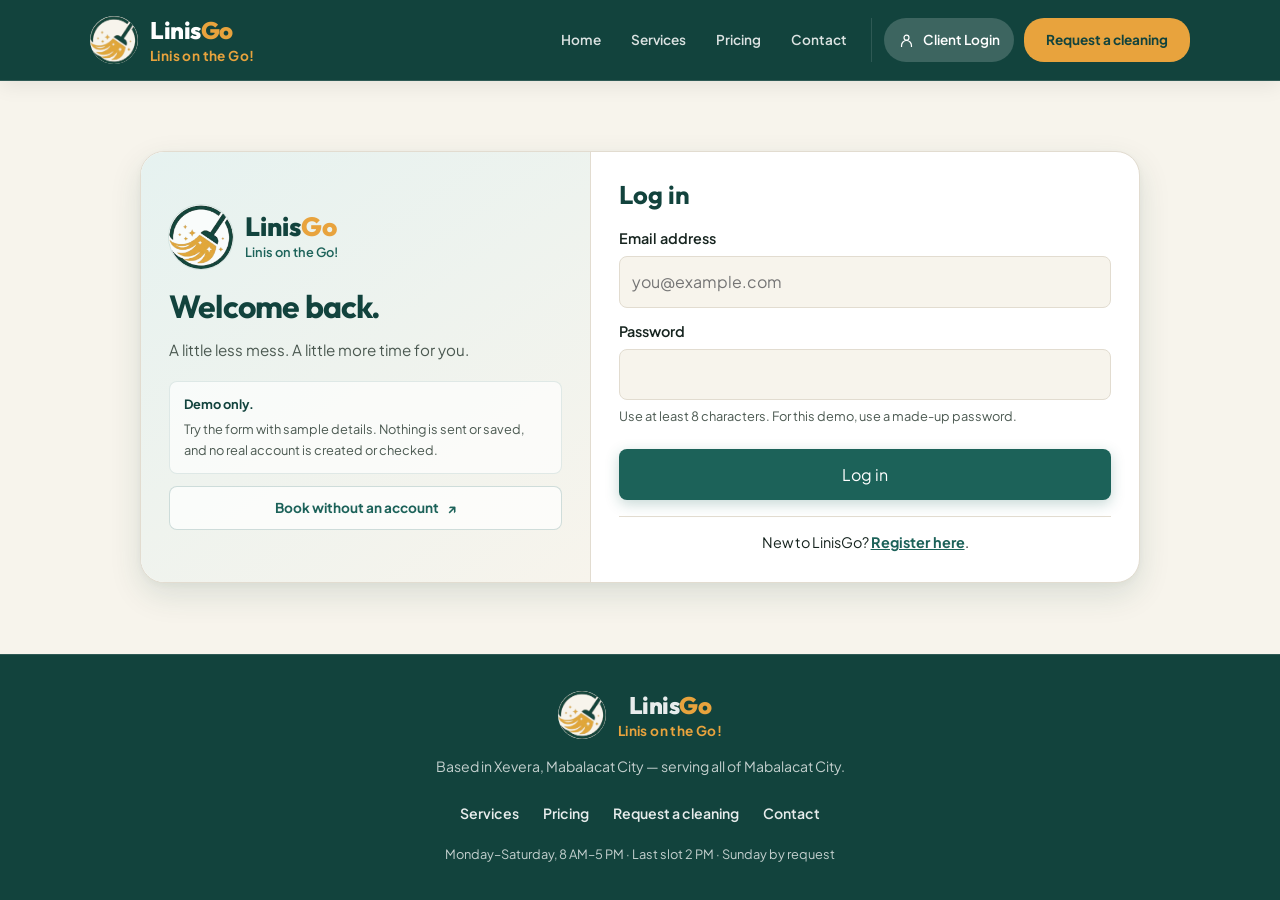
<file: login.html>
<!DOCTYPE html>

<html lang="en">

<head>
    <link crossorigin="" href="https://fonts.gstatic.com" rel="preconnect" />
    <link href="https://fonts.googleapis.com" rel="preconnect" />
    <meta charset="utf-8" />
    <meta content="width=device-width, initial-scale=1.0" name="viewport" />
    <title>Login — LinisGo Demo</title>
    <meta content="Try the LinisGo demo login form. No account data is saved." name="description" />
    <link href="css/styles.css?v=welcome-offer-all" rel="stylesheet" />
    <link href="css/auth.css?v=feedback" rel="stylesheet" />
</head>

<body class="site auth-page">
    <a class="skip-link" href="#main">Skip to content</a>
    <header class="site-header">
        <nav aria-label="Main navigation" class="nav">
            <a class="brand-link" href="index.html">
                <span aria-hidden="true" class="brand-logo"><img alt="" height="360" src="images/linisgo-logo.png"
                        width="675" /></span>
                <span class="brand-text"><span class="brand-word">Linis<span>Go</span></span><span
                        class="brand-tagline">Linis on the Go!</span></span>
            </a>
            <button aria-controls="primary-nav" aria-expanded="false" aria-label="Open menu"
                class="nav-toggle">☰</button>
            <ul class="nav-links" id="primary-nav">
                <li><a href="index.html">Home</a></li>
                <li><a href="services.html">Services</a></li>
                <li><a href="pricing.html">Pricing</a></li>
                <li><a href="contact.html">Contact</a></li>
                <li class="nav-account"><a aria-current="page" class="login-trigger active" href="login.html"><svg
                            aria-hidden="true" fill="none" stroke="currentColor" stroke-width="1.7" viewbox="0 0 24 24">
                            <circle cx="12" cy="8" r="3.5"></circle>
                            <path d="M5 21v-2a7 7 0 0 1 14 0v2"></path>
                        </svg>Client Login</a></li>
                <li><a class="nav-booking-link" href="book.html">Request a cleaning</a></li>
            </ul>
        </nav>
    </header>
    <main class="auth-main" id="main">
        <div class="container auth-layout">
            <div class="auth-intro hero-copy">
                <div class="auth-brand">
                    <span aria-hidden="true" class="auth-logo"><img alt="" height="369" src="images/linisgo-logo.png"
                            width="676" /></span>
                    <span class="auth-brand-text"><span class="auth-brand-name">Linis<span>Go</span></span><span
                            class="auth-brand-tagline">Linis on the Go!</span></span>
                </div>
                <h1>Welcome back.</h1>
                <p>A little less mess. A little more time for you.</p>
                <p class="auth-notice" id="demo-notice"><strong>Demo only.</strong> Try the form with sample details.
                    Nothing is sent or saved, and no real account is created or checked.</p>
                <a class="service-link" href="book.html">Book without an account <span aria-hidden="true">↗</span></a>
            </div>
            <div class="auth-card">
                <h2>Log in</h2>
                <form aria-describedby="demo-notice" autocomplete="off" data-mode="login" id="auth-form">
                    <label for="email">Email address</label>
                    <input autocomplete="off" id="email" maxlength="254" placeholder="you@example.com" required=""
                        type="email" />
                    <label for="password">Password</label>
                    <input aria-describedby="password-help" autocomplete="new-password" id="password" minlength="8"
                        required="" type="password" />
                    <p class="field-help" id="password-help">Use at least 8 characters. For this demo, use a made-up
                        password.</p>
                    <button class="btn btn-teal btn-block" disabled="" id="auth-submit" type="submit">Log in</button>
                </form>
                <noscript>
                    <p>Enable JavaScript to try this demo. The form cannot be submitted without it.</p>
                </noscript>
                <p aria-live="polite" id="auth-status" role="status"></p>
                <p class="auth-switch">New to LinisGo? <a href="register.html">Register here</a>.</p>
            </div>
        </div>
    </main>
    <footer class="site-footer">
        <div class="container">
            <a class="brand-link footer-brand" href="index.html"><span aria-hidden="true" class="brand-logo"><img alt=""
                        height="360" loading="lazy" src="images/linisgo-logo.png" width="675" /></span><span
                    class="brand-text"><span class="brand-word">Linis<span>Go</span></span><span
                        class="brand-tagline">Linis on the Go!</span></span></a>
            <p>Based in Xevera, Mabalacat City — serving all of Mabalacat City.</p>
            <nav aria-label="Footer navigation" class="footer-links"><a href="services.html">Services</a><a
                    href="pricing.html">Pricing</a><a href="book.html">Request a cleaning</a><a
                    href="contact.html">Contact</a></nav>
            <p class="footer-hours" data-hours="">Monday–Saturday, 8 AM–5 PM · Last slot 2 PM · Sunday by request</p>
        </div>
    </footer>
    <dialog aria-describedby="success-message" aria-labelledby="success-title" class="auth-success" id="auth-success">
        <div aria-hidden="true" class="auth-success-icon">
            <svg fill="none" height="32" stroke="currentColor" stroke-linecap="round" stroke-linejoin="round"
                stroke-width="2.5" viewbox="0 0 24 24" width="32">
                <path d="m5 12 4 4L19 6"></path>
            </svg>
        </div>
        <p class="auth-success-tagline">Linis on the Go!</p>
        <h2 id="success-title">Success!</h2>
        <p id="success-message"></p>
        <button autofocus="" class="btn btn-amber btn-block" id="success-close" type="button">Got it!</button>
    </dialog>
    <script defer="" src="js/auth.js?v=feedback"></script>
    <script defer="" src="js/site-config.js"></script>
    <script defer="" src="js/motion.js?v=polish-1"></script>
    <script defer="" src="js/main.js?v=welcome-offer-all"></script>


</body>

</html>
</file>
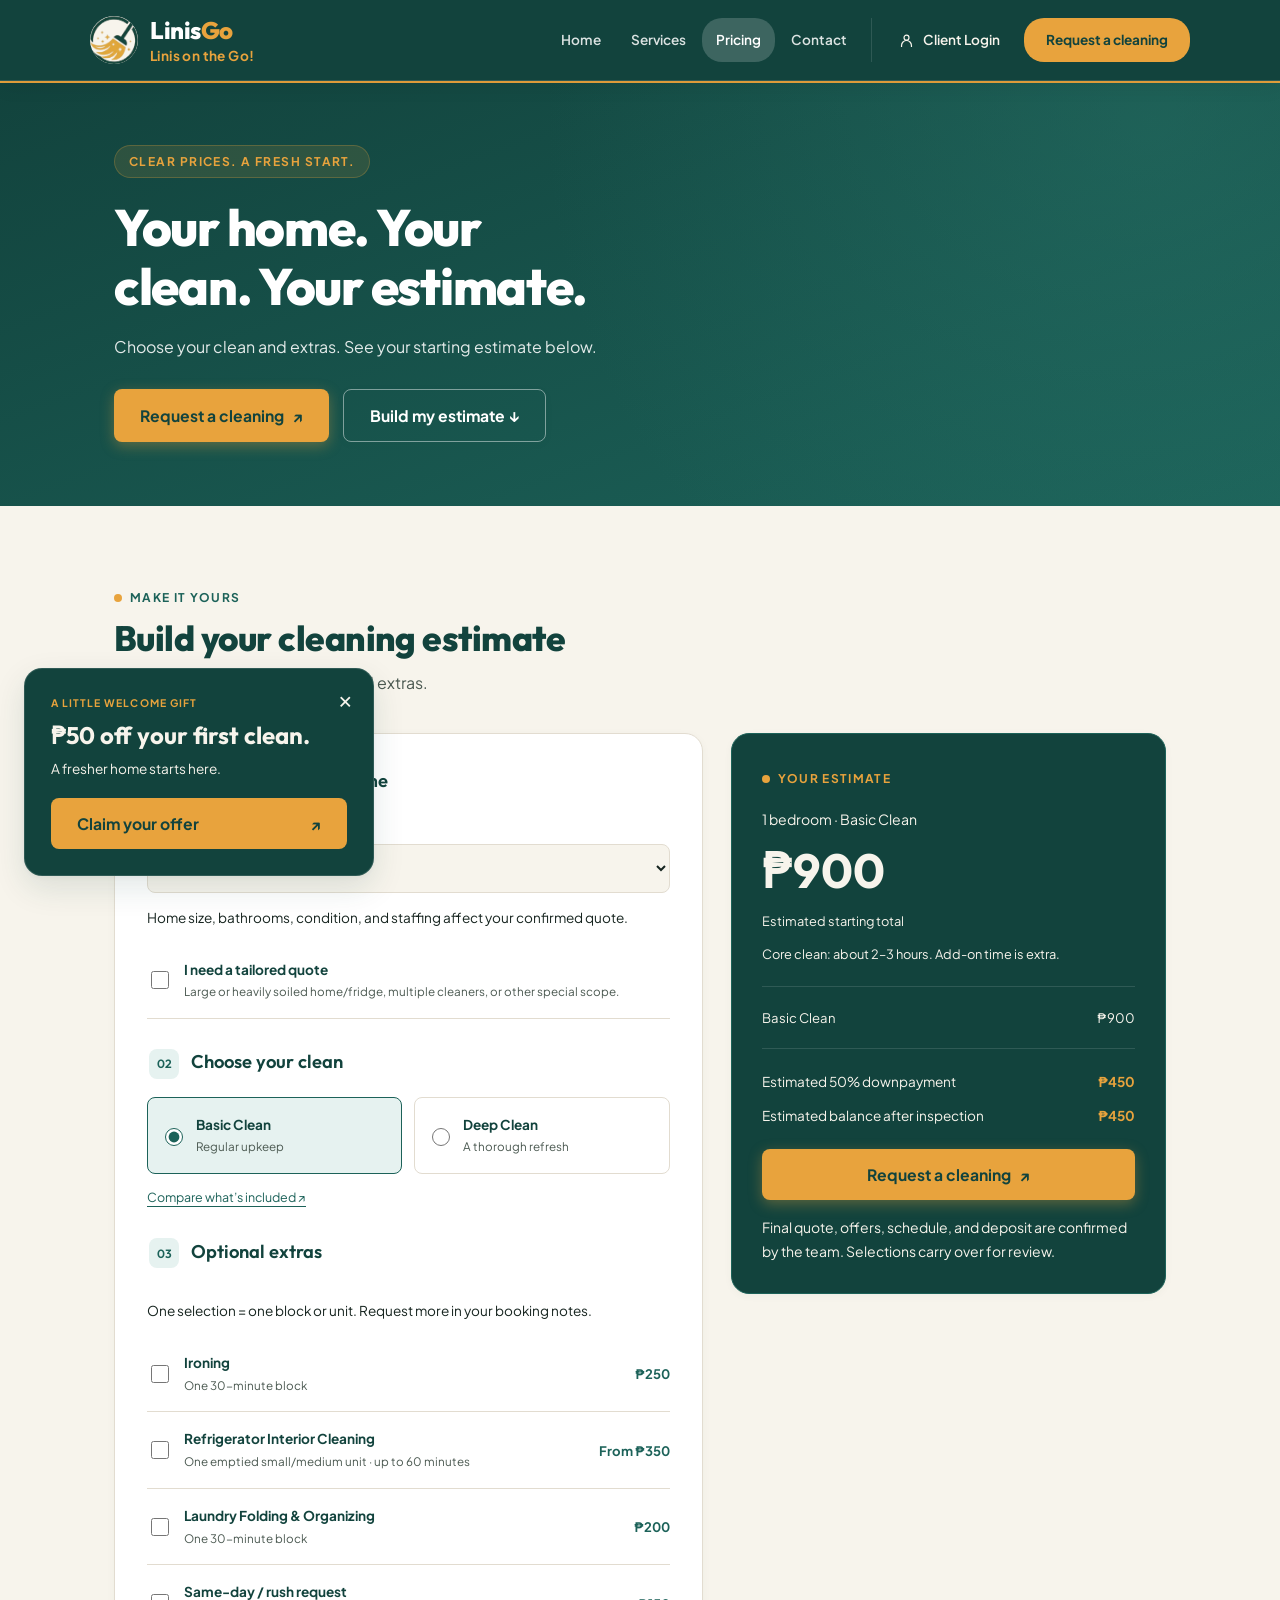
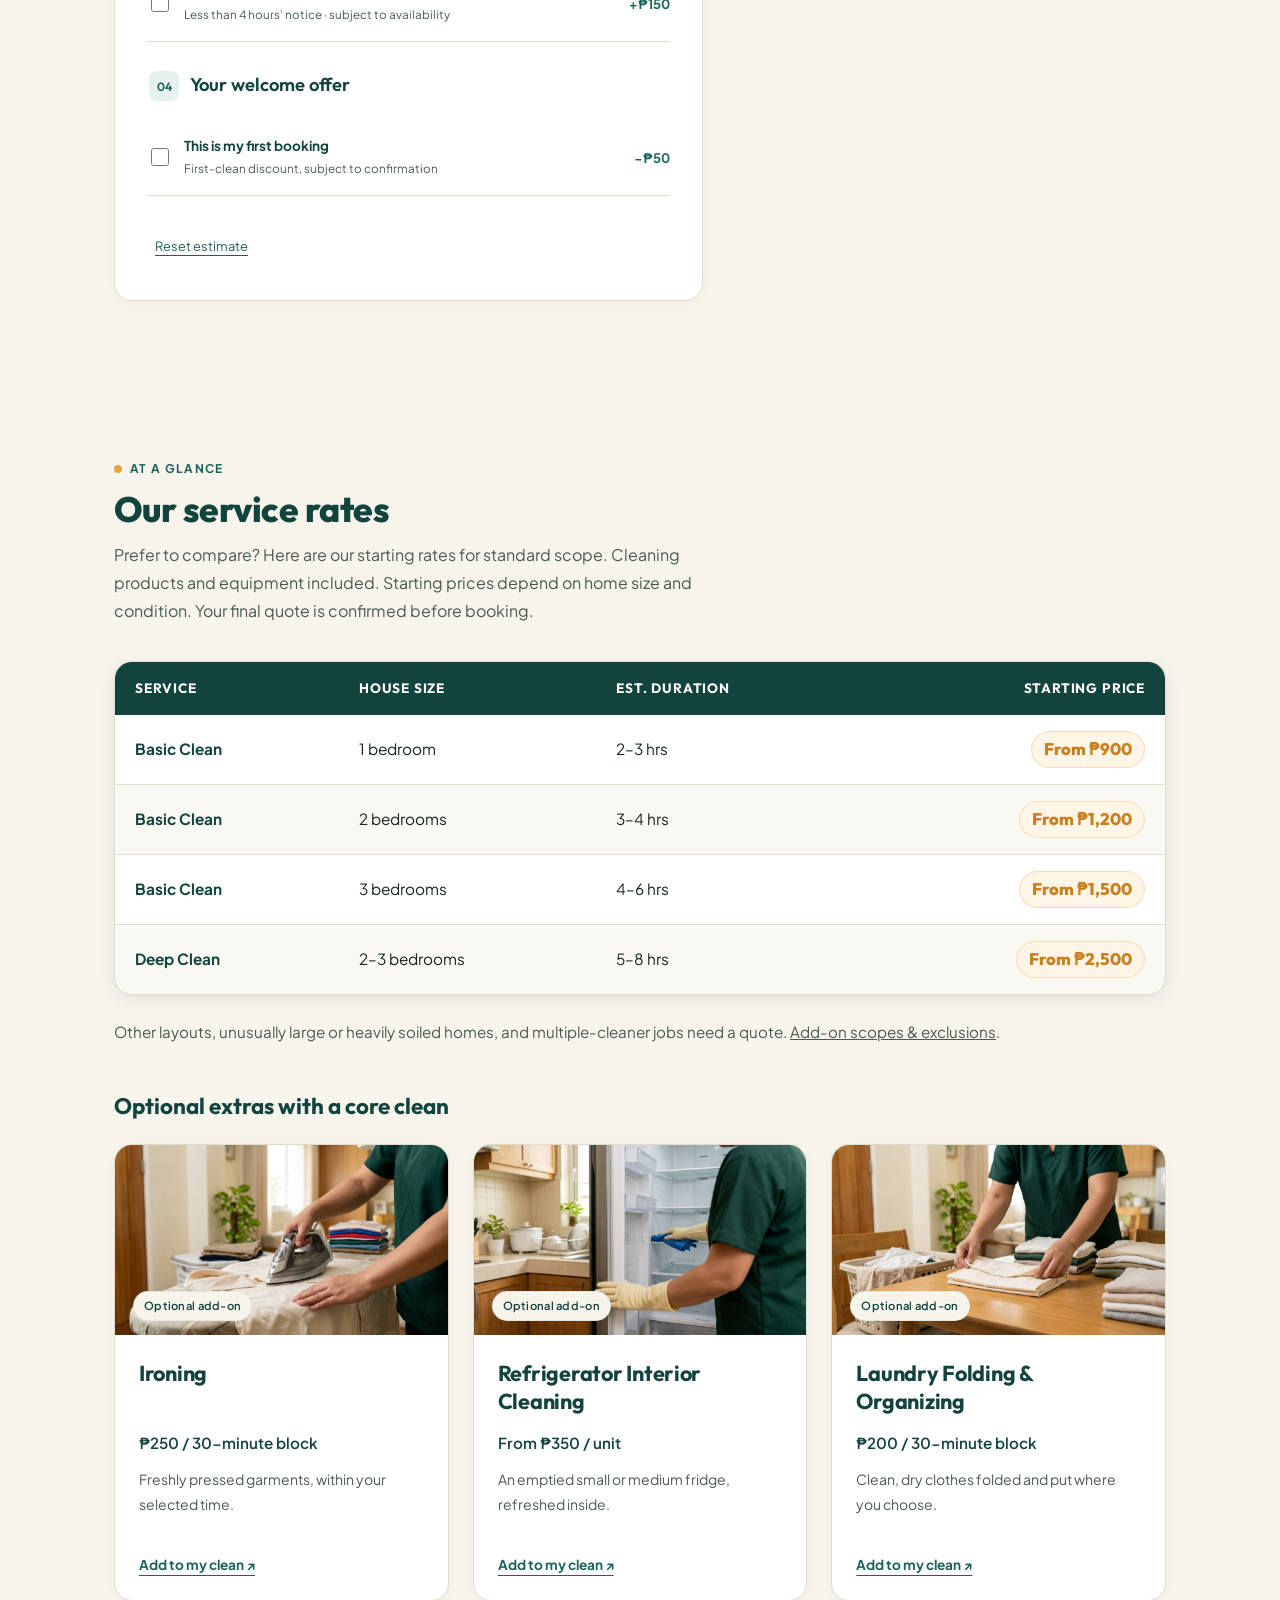
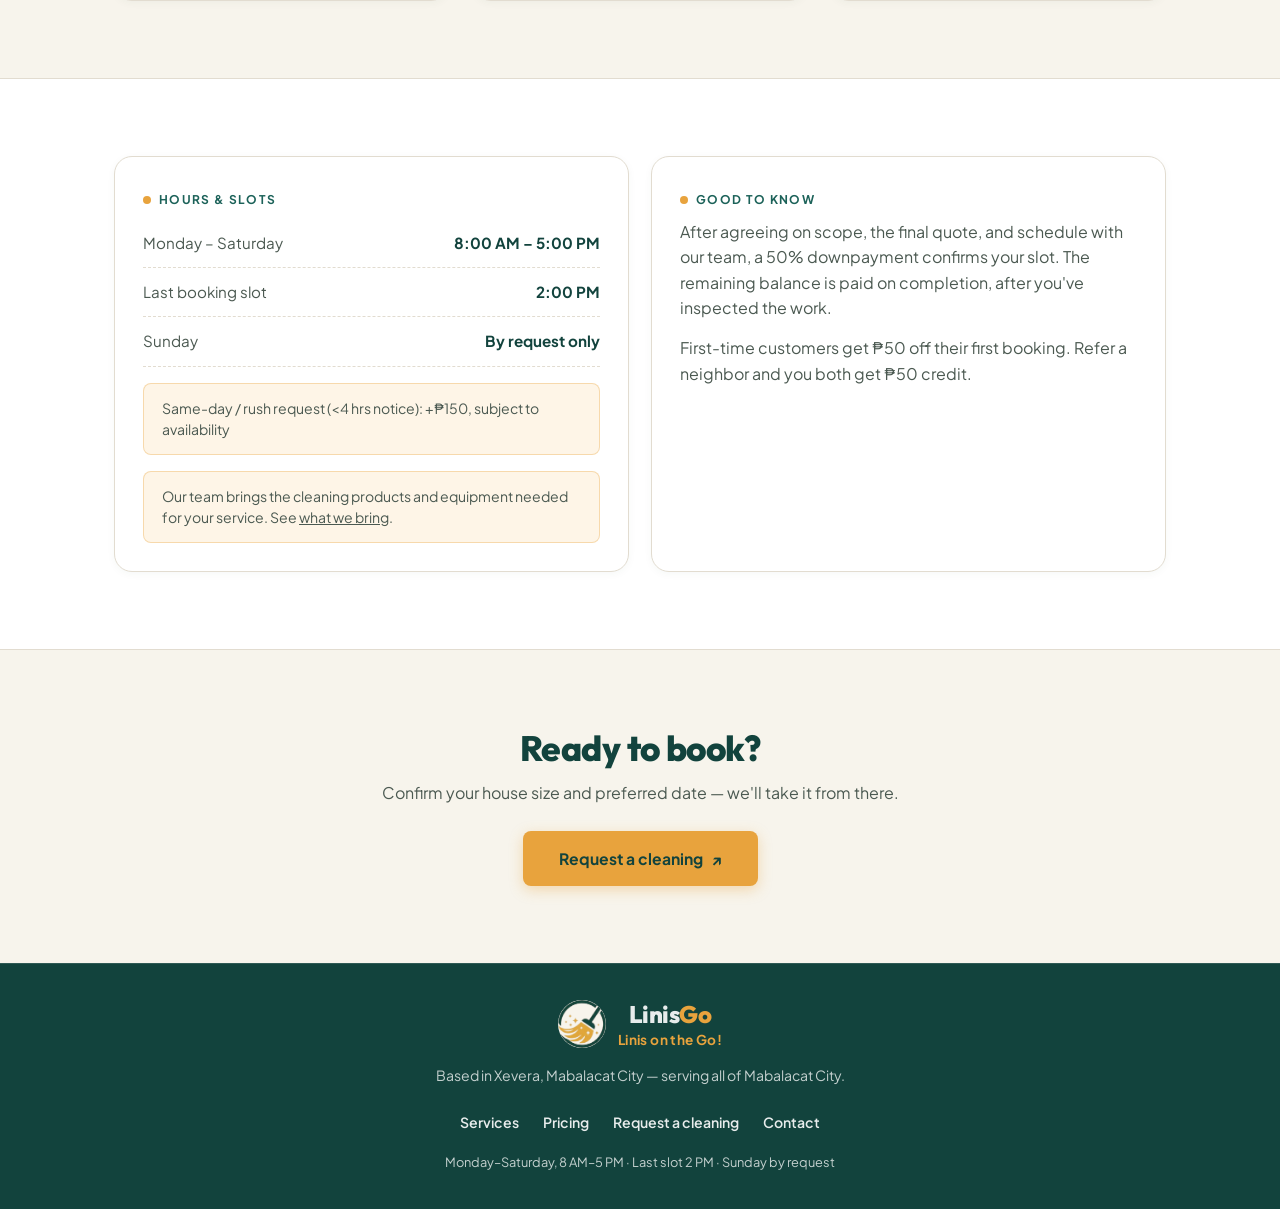
<file: pricing.html>
<!DOCTYPE html>

<html lang="en">

<head>
      <link crossorigin="" href="https://fonts.gstatic.com" rel="preconnect" />
      <link href="https://fonts.googleapis.com" rel="preconnect" />
      <meta charset="utf-8" />
      <meta content="width=device-width, initial-scale=1.0" name="viewport" />
      <title>Pricing — LinisGo</title>
      <meta content="Starting estimates for LinisGo cleaning across Mabalacat City, Pampanga. Products and equipment included. Final quote confirmed before booking."
            name="description" />
      <link href="css/styles.css?v=mobile-offer-flow" rel="stylesheet" />
      <link href="images/linisgo-logo.png" rel="icon" type="image/png" />
</head>

<body class="site pricing-page">
      <a class="skip-link" href="#main">Skip to content</a>
      <header class="site-header">
            <nav aria-label="Main navigation" class="nav">
                  <a class="brand-link" href="index.html">
                        <span aria-hidden="true" class="brand-logo"><img alt="" height="360"
                                    src="images/linisgo-logo.png" width="675" /></span>
                        <span class="brand-text"><span class="brand-word">Linis<span>Go</span></span><span
                                    class="brand-tagline">Linis on the Go!</span></span>
                  </a>
                  <button aria-controls="primary-nav" aria-expanded="false" aria-label="Open menu"
                        class="nav-toggle">☰</button>
                  <ul class="nav-links" id="primary-nav">
                        <li><a href="index.html">Home</a></li>
                        <li><a href="services.html">Services</a></li>
                        <li><a aria-current="page" class="active" href="pricing.html">Pricing</a></li>
                        <li><a href="contact.html">Contact</a></li>
                        <li class="nav-account"><a class="login-trigger" href="login.html"><svg aria-hidden="true"
                                          fill="none" stroke="currentColor" stroke-width="1.7" viewbox="0 0 24 24">
                                          <circle cx="12" cy="8" r="3.5"></circle>
                                          <path d="M5 21v-2a7 7 0 0 1 14 0v2"></path>
                                    </svg>Client Login</a></li>
                        <li><a class="nav-booking-link" href="book.html">Request a cleaning</a></li>
                  </ul>
            </nav>
      </header>
      <main id="main">
            <section class="page-hero pricing-hero">
                  <div class="container hero-copy">
                        <p class="eyebrow">Clear prices. A fresh start.</p>
                        <h1>Your home. Your clean. Your estimate.</h1>
                        <p>Choose your clean and extras. See your starting estimate below.</p>
                        <div class="hero-actions"><a class="btn btn-amber" href="book.html">Request a cleaning <span
                                          aria-hidden="true">↗</span></a><a class="btn btn-outline"
                                    href="#estimate">Build my estimate ↓</a></div>
                  </div>
            </section>
            <section class="estimate-section" hidden="" id="estimate">
                  <div class="container">
                        <div class="section-head" data-reveal="">
                              <p class="section-label">Make it yours</p>
                              <h2>Build your cleaning estimate</h2>
                              <p>Choose your home size, clean, and extras.</p>
                        </div>
                        <div class="estimate-grid">
                              <form class="card estimate-form" id="estimate-form">
                                    <fieldset>
                                          <legend><span>01</span> Tell us about your home</legend><label
                                                for="estimate-size">Home
                                                size</label><select id="estimate-size" name="size">
                                                <option value="1">1 bedroom</option>
                                                <option value="2">2 bedrooms</option>
                                                <option value="3">3 bedrooms</option>
                                                <option value="other">Studio / 4+ bedrooms / other</option>
                                          </select>
                                          <p class="field-help">Home size, bathrooms, condition, and staffing affect
                                                your confirmed quote.</p><label class="estimate-option"><input
                                                      name="customScope" type="checkbox" /><span><strong>I need a
                                                            tailored quote</strong><small>Large or heavily soiled
                                                            home/fridge, multiple cleaners, or other special
                                                            scope.</small></span></label>
                                    </fieldset>
                                    <fieldset>
                                          <legend><span>02</span> Choose your clean</legend>
                                          <div class="clean-options"><label><input checked="" name="clean" type="radio"
                                                            value="basic" /><span><strong>Basic
                                                                  Clean</strong><small>Regular
                                                                  upkeep</small></span></label><label><input
                                                            name="clean" type="radio" value="deep" /><span><strong>Deep
                                                                  Clean</strong><small>A thorough
                                                                  refresh</small></span></label></div><a
                                                class="estimate-services-link" href="services.html">Compare
                                                what’s included ↗</a>
                                    </fieldset>
                                    <fieldset>
                                          <legend><span>03</span> Optional extras</legend>
                                          <p class="field-help">One selection = one block or unit. Request more in your
                                                booking notes.</p><label class="estimate-option"><input name="ironing"
                                                      type="checkbox" /><span><strong>Ironing</strong><small>One
                                                            30-minute block</small></span><b>₱250</b></label><label
                                                class="estimate-option"><input name="refrigerator"
                                                      type="checkbox" /><span><strong>Refrigerator Interior
                                                            Cleaning</strong><small>One emptied small/medium unit · up
                                                            to 60 minutes</small></span><b>From ₱350</b></label><label
                                                class="estimate-option"><input name="folding"
                                                      type="checkbox" /><span><strong>Laundry Folding &amp;
                                                            Organizing</strong><small>One 30-minute
                                                            block</small></span><b>₱200</b></label><label
                                                class="estimate-option"><input name="rush"
                                                      type="checkbox" /><span><strong>Same-day / rush
                                                            request</strong><small>Less than 4 hours’ notice · subject
                                                            to availability</small></span><b>+₱150</b></label>
                                    </fieldset>
                                    <fieldset>
                                          <legend><span>04</span> Your welcome offer</legend><label
                                                class="estimate-option"><input name="first"
                                                      type="checkbox" /><span><strong>This is my first
                                                            booking</strong><small>First-clean discount, subject to
                                                            confirmation</small></span><b>−₱50</b></label>
                                    </fieldset><button class="estimate-reset" type="reset">Reset estimate</button>
                              </form>
                              <aside aria-label="Your cleaning estimate" class="card estimate-summary">
                                    <p class="section-label">Your estimate</p>
                                    <div aria-atomic="true" aria-live="polite" id="estimate-output"></div><a
                                          class="btn btn-amber btn-block" href="book.html">Request a cleaning <span
                                                aria-hidden="true">↗</span></a>
                                    <p class="estimate-disclaimer">Final quote, offers, schedule, and deposit are
                                          confirmed by the team. Selections carry over for review.</p>
                              </aside>
                        </div>
                  </div>
            </section>
            <noscript>
                  <div class="container">
                        <p>See the full rates below. Enable JavaScript to use the interactive estimator.</p>
                  </div>
            </noscript>
            <section>
                  <div class="container">
                        <div class="section-head" data-reveal="">
                              <p class="section-label">At a glance</p>
                              <h2>Our service rates</h2>
                              <p>Prefer to compare? Here are our starting rates for standard scope. Cleaning products
                                    and equipment included. Starting prices depend on home size and condition. Your
                                    final quote is confirmed before booking.</p>
                        </div>
                        <div class="price-table-wrapper">
                              <table class="price-table">
                                    <caption class="sr-only">Starting core cleaning rates and estimated durations,
                                          subject to scope</caption>
                                    <thead>
                                          <tr>
                                                <th scope="col">Service</th>
                                                <th scope="col">House Size</th>
                                                <th scope="col">Est. Duration</th>
                                                <th scope="col" style="text-align:right;">Starting price</th>
                                          </tr>
                                    </thead>
                                    <tbody>
                                          <tr>
                                                <td class="svc" data-label="Service">Basic Clean</td>
                                                <td data-label="Home size">1 bedroom</td>
                                                <td data-label="Est. duration">2–3 hrs</td>
                                                <td class="price" data-label="Starting price"><span
                                                            class="price-badge">From ₱900</span></td>
                                          </tr>
                                          <tr>
                                                <td class="svc" data-label="Service">Basic Clean</td>
                                                <td data-label="Home size">2 bedrooms</td>
                                                <td data-label="Est. duration">3–4 hrs</td>
                                                <td class="price" data-label="Starting price"><span
                                                            class="price-badge">From ₱1,200</span></td>
                                          </tr>
                                          <tr>
                                                <td class="svc" data-label="Service">Basic Clean</td>
                                                <td data-label="Home size">3 bedrooms</td>
                                                <td data-label="Est. duration">4–6 hrs</td>
                                                <td class="price" data-label="Starting price"><span
                                                            class="price-badge">From ₱1,500</span></td>
                                          </tr>
                                          <tr>
                                                <td class="svc" data-label="Service">Deep Clean</td>
                                                <td data-label="Home size">2–3 bedrooms</td>
                                                <td data-label="Est. duration">5–8 hrs</td>
                                                <td class="price" data-label="Starting price"><span
                                                            class="price-badge">From ₱2,500</span></td>
                                          </tr>
                                    </tbody>
                              </table>
                        </div>
                        <p class="pricing-note">Other layouts, unusually large or heavily soiled homes, and
                              multiple-cleaner jobs need a quote. <a href="services.html#optional-extras">Add-on scopes
                                    &amp; exclusions</a>.</p>
                        <div class="addon-heading">
                              <h3>Optional extras with a core clean</h3>
                        </div>
                        <div class="addon-grid">
                              <article class="card addon-card" data-reveal="" data-service-category="addons"
                                    id="service-ironing">
                                    <div class="addon-media"><img alt="A cleaner ironing a shirt" class="addon-photo"
                                                height="687" loading="lazy" src="images/ironing-service.png"
                                                width="1024" /><span class="addon-badge">Optional add-on</span></div>
                                    <div class="addon-body">
                                          <h3>Ironing</h3>
                                          <p class="service-price">₱250 / 30-minute block</p>
                                          <p class="addon-description">Freshly pressed garments, within your selected
                                                time.</p><a class="service-link" href="book.html?ironing=1">Add to my
                                                clean ↗</a>
                                    </div>
                              </article>
                              <article class="card addon-card" data-reveal="" data-service-category="addons"
                                    id="service-refrigerator">
                                    <div class="addon-media"><img
                                                alt="A cleaner wiping the interior of an empty refrigerator"
                                                class="addon-photo" height="687" loading="lazy"
                                                src="images/refrigerator-cleaning.png" width="1024" /><span
                                                class="addon-badge">Optional add-on</span></div>
                                    <div class="addon-body">
                                          <h3>Refrigerator Interior Cleaning</h3>
                                          <p class="service-price">From ₱350 / unit</p>
                                          <p class="addon-description">An emptied small or medium fridge, refreshed
                                                inside.</p><a class="service-link" href="book.html?refrigerator=1">Add
                                                to my clean ↗</a>
                                    </div>
                              </article>
                              <article class="card addon-card" data-reveal="" data-service-category="addons"
                                    id="service-folding">
                                    <div class="addon-media"><img alt="A cleaner folding clean laundry"
                                                class="addon-photo" height="687" loading="lazy"
                                                src="images/laundry-folding.png" width="1024" /><span
                                                class="addon-badge">Optional add-on</span></div>
                                    <div class="addon-body">
                                          <h3>Laundry Folding &amp; Organizing</h3>
                                          <p class="service-price">₱200 / 30-minute block</p>
                                          <p class="addon-description">Clean, dry clothes folded and put where you
                                                choose.</p><a class="service-link" href="book.html?folding=1">Add to my
                                                clean ↗</a>
                                    </div>
                              </article>
                        </div>
                  </div>
            </section>
            <section
                  style="background:var(--cream-card); border-top:1px solid var(--line); border-bottom:1px solid var(--line);">
                  <div class="container">
                        <div class="grid-2">
                              <div class="card" data-reveal="">
                                    <div class="section-label">Hours &amp; Slots</div>
                                    <div class="hours-row">
                                          <span class="day">Monday – Saturday</span>
                                          <span class="time">8:00 AM – 5:00 PM</span>
                                    </div>
                                    <div class="hours-row">
                                          <span class="day">Last booking slot</span>
                                          <span class="time">2:00 PM</span>
                                    </div>
                                    <div class="hours-row">
                                          <span class="day">Sunday</span>
                                          <span class="time">By request only</span>
                                    </div>
                                    <div class="rush-note">Same-day / rush request (&lt;4 hrs notice): +₱150, subject to
                                          availability</div>
                                    <div class="rush-note">Our team brings the cleaning products and equipment needed
                                          for your service. See <a href="services.html#equipment">what we bring</a>.
                                    </div>
                              </div>
                              <div class="card" data-reveal="">
                                    <div class="section-label">Good to know</div>
                                    <p style="color:var(--ink-soft); margin:0 0 14px; line-height:1.6;">After agreeing
                                          on scope, the final quote, and schedule with our team, a 50% downpayment
                                          confirms your slot.
                                          The remaining balance is paid on completion, after you've inspected the work.
                                    </p>
                                    <p style="color:var(--ink-soft); margin:0; line-height:1.6;">First-time customers
                                          get ₱50 off their first
                                          booking. Refer a neighbor and you both get ₱50 credit.</p>
                              </div>
                        </div>
                  </div>
            </section>
            <section class="booking-cta">
                  <div class="container" style="text-align:center;">
                        <div class="section-head" style="margin:0 auto 24px; text-align:center;">
                              <h2>Ready to book?</h2>
                              <p style="margin:0 auto;">Confirm your house size and preferred date — we'll take it from
                                    there.</p>
                        </div>
                        <a class="btn btn-amber" href="book.html" style="padding:15px 36px;">Request a cleaning <span
                                    aria-hidden="true">↗</span></a>
                  </div>
            </section>
      </main>
      <footer class="site-footer">
            <div class="container">
                  <a class="brand-link footer-brand" href="index.html"><span aria-hidden="true" class="brand-logo"><img
                                    alt="" height="360" loading="lazy" src="images/linisgo-logo.png"
                                    width="675" /></span><span class="brand-text"><span
                                    class="brand-word">Linis<span>Go</span></span><span class="brand-tagline">Linis on
                                    the Go!</span></span></a>
                  <p>Based in Xevera, Mabalacat City — serving all of Mabalacat City.</p>
                  <nav aria-label="Footer navigation" class="footer-links"><a href="services.html">Services</a><a
                              href="pricing.html">Pricing</a><a href="book.html">Request a cleaning</a><a
                              href="contact.html">Contact</a></nav>
                  <p class="footer-hours" data-hours="">Monday–Saturday, 8 AM–5 PM · Last slot 2 PM · Sunday by request
                  </p>
            </div>
      </footer>
      <div aria-label="Quick booking" class="mobile-booking-bar" hidden="" id="mobile-booking-bar">
            <a class="btn btn-amber" href="book.html">Request a cleaning <span aria-hidden="true">↗</span></a>
            <button aria-label="Collapse booking bar" class="mobile-booking-close" title="Collapse booking bar"
                  type="button"><svg aria-hidden="true" fill="none" height="18" stroke="currentColor" stroke-width="1.8"
                        viewbox="0 0 24 24" width="18">
                        <path d="m6 6 12 12M18 6 6 18"></path>
                  </svg></button>
      </div>
      <button aria-controls="mobile-booking-bar" aria-expanded="false" aria-label="Show booking bar"
            class="mobile-booking-toggle" hidden="" type="button"><svg aria-hidden="true" fill="none" height="20"
                  stroke="currentColor" stroke-width="1.8" viewbox="0 0 24 24" width="20">
                  <rect height="16" rx="3" width="18" x="3" y="5"></rect>
                  <path d="M7 2v6m10-6v6M3 11h18m-14 5h4"></path>
            </svg><span>Book</span></button>
      <script defer="" src="js/site-config.js"></script>
      <script defer="" src="js/motion.js?v=polish-1"></script>
      <script defer="" src="js/main.js?v=mobile-offer-flow"></script>
      <aside aria-labelledby="welcome-offer-title" class="welcome-offer" id="welcome-offer" hidden>
            <button class="offer-close" type="button" aria-label="Collapse welcome offer">×</button>
            <p class="offer-eyebrow">A little welcome gift</p>
            <h2 id="welcome-offer-title">₱50 off your first clean.</h2>
            <p class="offer-description">A fresher home starts here.</p>
            <a class="btn btn-amber" href="book.html?first=1">Claim your offer <span aria-hidden="true">↗</span></a>
      </aside>
      <button class="offer-toggle" type="button" aria-controls="welcome-offer" aria-expanded="false" hidden>
            <span aria-hidden="true">✦</span> ₱50 welcome offer
      </button>

</body>

</html>
</file>
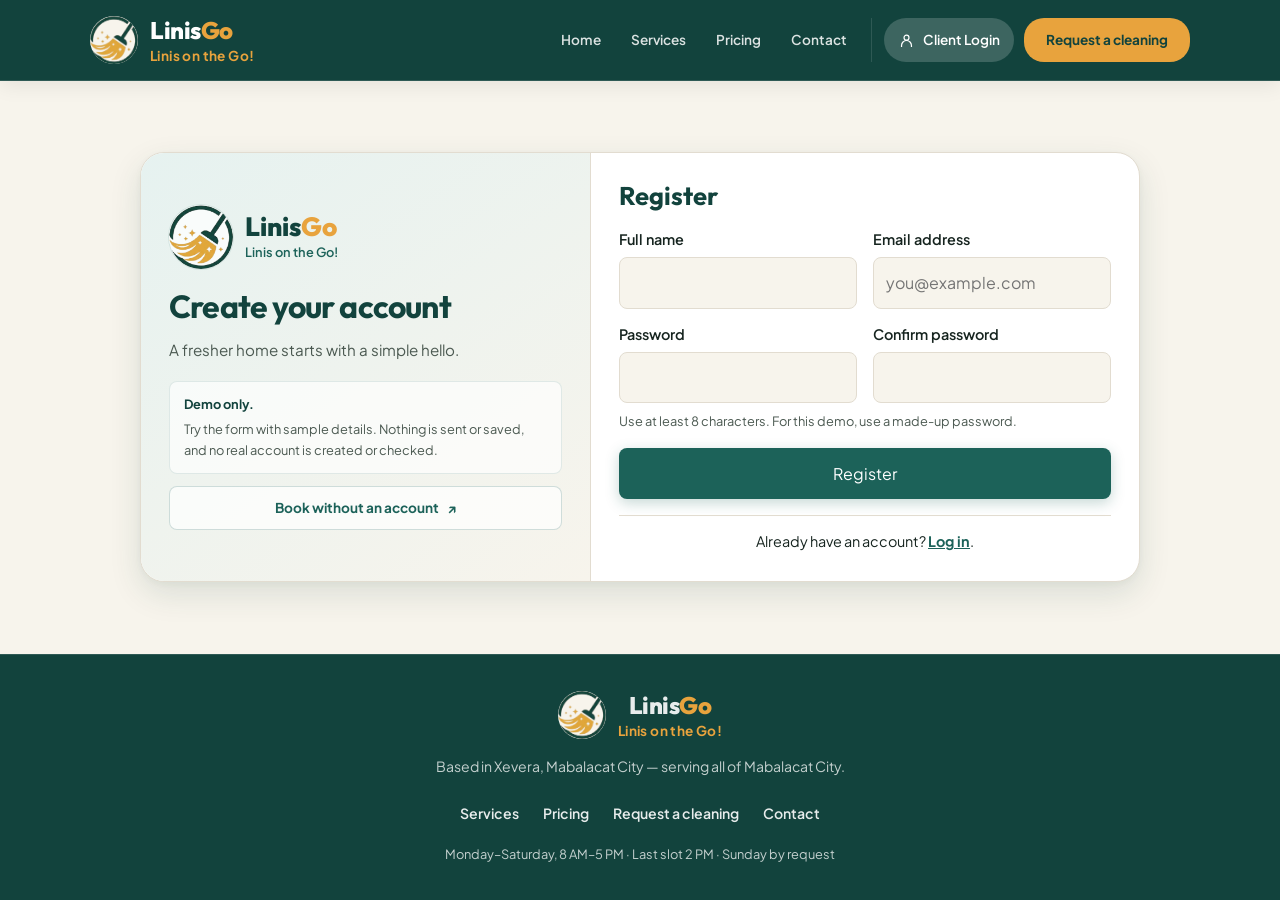
<file: register.html>
<!DOCTYPE html>

<html lang="en">

<head>
    <link crossorigin="" href="https://fonts.gstatic.com" rel="preconnect" />
    <link href="https://fonts.googleapis.com" rel="preconnect" />
    <meta charset="utf-8" />
    <meta content="width=device-width, initial-scale=1.0" name="viewport" />
    <title>Register — LinisGo Demo</title>
    <meta content="Try the LinisGo demo registration form. No account data is saved." name="description" />
    <link href="css/styles.css?v=welcome-offer-all" rel="stylesheet" />
    <link href="css/auth.css?v=feedback" rel="stylesheet" />
</head>

<body class="site auth-page">
    <a class="skip-link" href="#main">Skip to content</a>
    <header class="site-header">
        <nav aria-label="Main navigation" class="nav">
            <a class="brand-link" href="index.html">
                <span aria-hidden="true" class="brand-logo"><img alt="" height="360" src="images/linisgo-logo.png"
                        width="675" /></span>
                <span class="brand-text"><span class="brand-word">Linis<span>Go</span></span><span
                        class="brand-tagline">Linis on the Go!</span></span>
            </a>
            <button aria-controls="primary-nav" aria-expanded="false" aria-label="Open menu"
                class="nav-toggle">☰</button>
            <ul class="nav-links" id="primary-nav">
                <li><a href="index.html">Home</a></li>
                <li><a href="services.html">Services</a></li>
                <li><a href="pricing.html">Pricing</a></li>
                <li><a href="contact.html">Contact</a></li>
                <li class="nav-account"><a class="login-trigger active" href="login.html"><svg aria-hidden="true"
                            fill="none" stroke="currentColor" stroke-width="1.7" viewbox="0 0 24 24">
                            <circle cx="12" cy="8" r="3.5"></circle>
                            <path d="M5 21v-2a7 7 0 0 1 14 0v2"></path>
                        </svg>Client Login</a></li>
                <li><a class="nav-booking-link" href="book.html">Request a cleaning</a></li>
            </ul>
        </nav>
    </header>
    <main class="auth-main" id="main">
        <div class="container auth-layout">
            <div class="auth-intro hero-copy">
                <div class="auth-brand">
                    <span aria-hidden="true" class="auth-logo"><img alt="" height="369" src="images/linisgo-logo.png"
                            width="676" /></span>
                    <span class="auth-brand-text"><span class="auth-brand-name">Linis<span>Go</span></span><span
                            class="auth-brand-tagline">Linis on the Go!</span></span>
                </div>
                <h1>Create your account</h1>
                <p>A fresher home starts with a simple hello.</p>
                <p class="auth-notice" id="demo-notice"><strong>Demo only.</strong> Try the form with sample details.
                    Nothing is sent or saved, and no real account is created or checked.</p>
                <a class="service-link" href="book.html">Book without an account <span aria-hidden="true">↗</span></a>
            </div>
            <div class="auth-card">
                <h2>Register</h2>
                <form aria-describedby="demo-notice" autocomplete="off" data-mode="register" id="auth-form">
                    <div class="auth-fields-row">
                        <div class="auth-field">
                            <label for="full-name">Full name</label>
                            <input autocomplete="off" id="full-name" maxlength="100" required="" type="text" />
                        </div>
                        <div class="auth-field">
                            <label for="email">Email address</label>
                            <input autocomplete="off" id="email" maxlength="254" placeholder="you@example.com"
                                required="" type="email" />
                        </div>
                    </div>
                    <div class="auth-fields-row auth-password-row">
                        <div class="auth-field">
                            <label for="password">Password</label>
                            <input aria-describedby="password-help" autocomplete="new-password" id="password"
                                minlength="8" required="" type="password" />
                        </div>
                        <div class="auth-field">
                            <label for="confirm-password">Confirm password</label>
                            <input autocomplete="new-password" id="confirm-password" minlength="8" required=""
                                type="password" />
                        </div>
                        <p class="field-help" id="password-help">Use at least 8 characters. For this demo, use a made-up
                            password.</p>
                    </div>
                    <button class="btn btn-teal btn-block" disabled="" id="auth-submit" type="submit">Register</button>
                </form>
                <noscript>
                    <p>Enable JavaScript to try this demo. The form cannot be submitted without it.</p>
                </noscript>
                <p aria-live="polite" id="auth-status" role="status"></p>
                <p class="auth-switch">Already have an account? <a href="login.html">Log in</a>.</p>
            </div>
        </div>
    </main>
    <footer class="site-footer">
        <div class="container">
            <a class="brand-link footer-brand" href="index.html"><span aria-hidden="true" class="brand-logo"><img alt=""
                        height="360" loading="lazy" src="images/linisgo-logo.png" width="675" /></span><span
                    class="brand-text"><span class="brand-word">Linis<span>Go</span></span><span
                        class="brand-tagline">Linis on the Go!</span></span></a>
            <p>Based in Xevera, Mabalacat City — serving all of Mabalacat City.</p>
            <nav aria-label="Footer navigation" class="footer-links"><a href="services.html">Services</a><a
                    href="pricing.html">Pricing</a><a href="book.html">Request a cleaning</a><a
                    href="contact.html">Contact</a></nav>
            <p class="footer-hours" data-hours="">Monday–Saturday, 8 AM–5 PM · Last slot 2 PM · Sunday by request</p>
        </div>
    </footer>
    <dialog aria-describedby="success-message" aria-labelledby="success-title" class="auth-success" id="auth-success">
        <div aria-hidden="true" class="auth-success-icon">
            <svg fill="none" height="32" stroke="currentColor" stroke-linecap="round" stroke-linejoin="round"
                stroke-width="2.5" viewbox="0 0 24 24" width="32">
                <path d="m5 12 4 4L19 6"></path>
            </svg>
        </div>
        <p class="auth-success-tagline">Linis on the Go!</p>
        <h2 id="success-title">Success!</h2>
        <p id="success-message"></p>
        <button autofocus="" class="btn btn-amber btn-block" id="success-close" type="button">Got it!</button>
    </dialog>
    <script defer="" src="js/auth.js?v=feedback"></script>
    <script defer="" src="js/site-config.js"></script>
    <script defer="" src="js/motion.js?v=polish-1"></script>
    <script defer="" src="js/main.js?v=welcome-offer-all"></script>


</body>

</html>
</file>
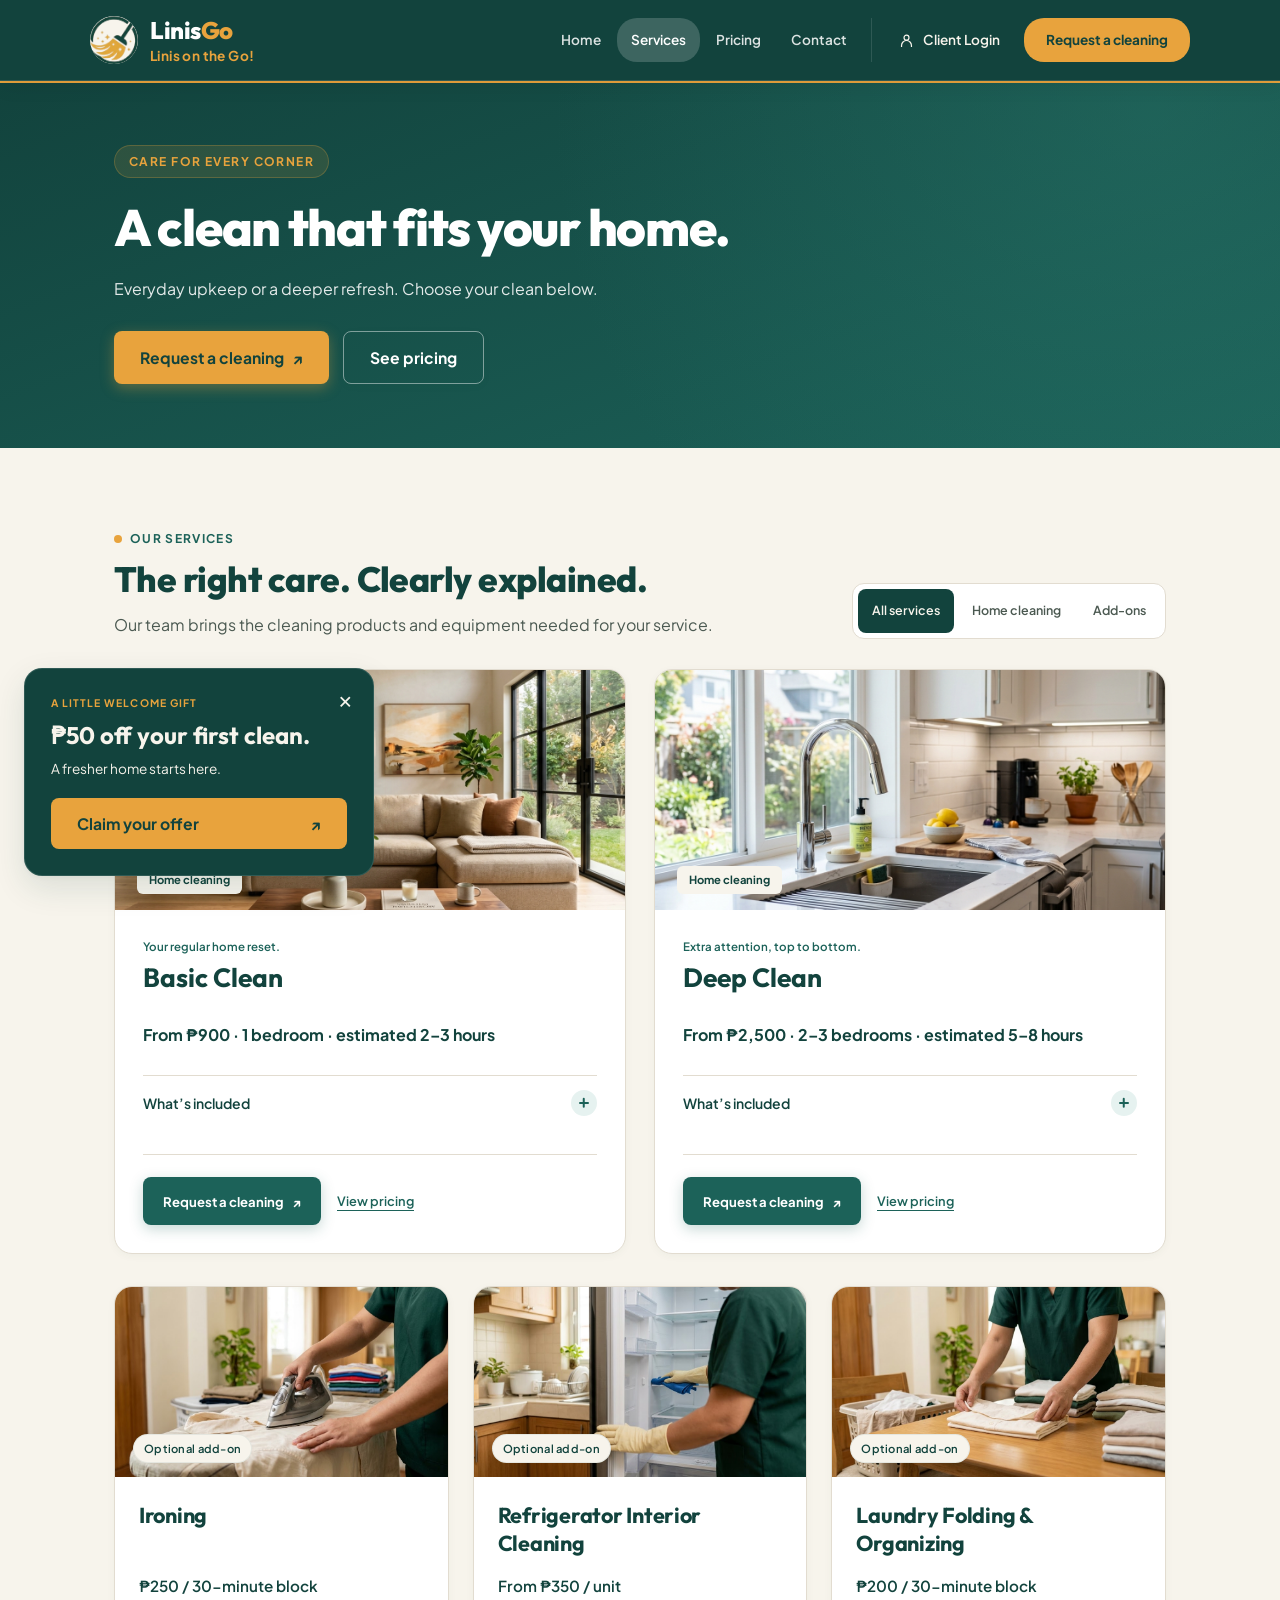
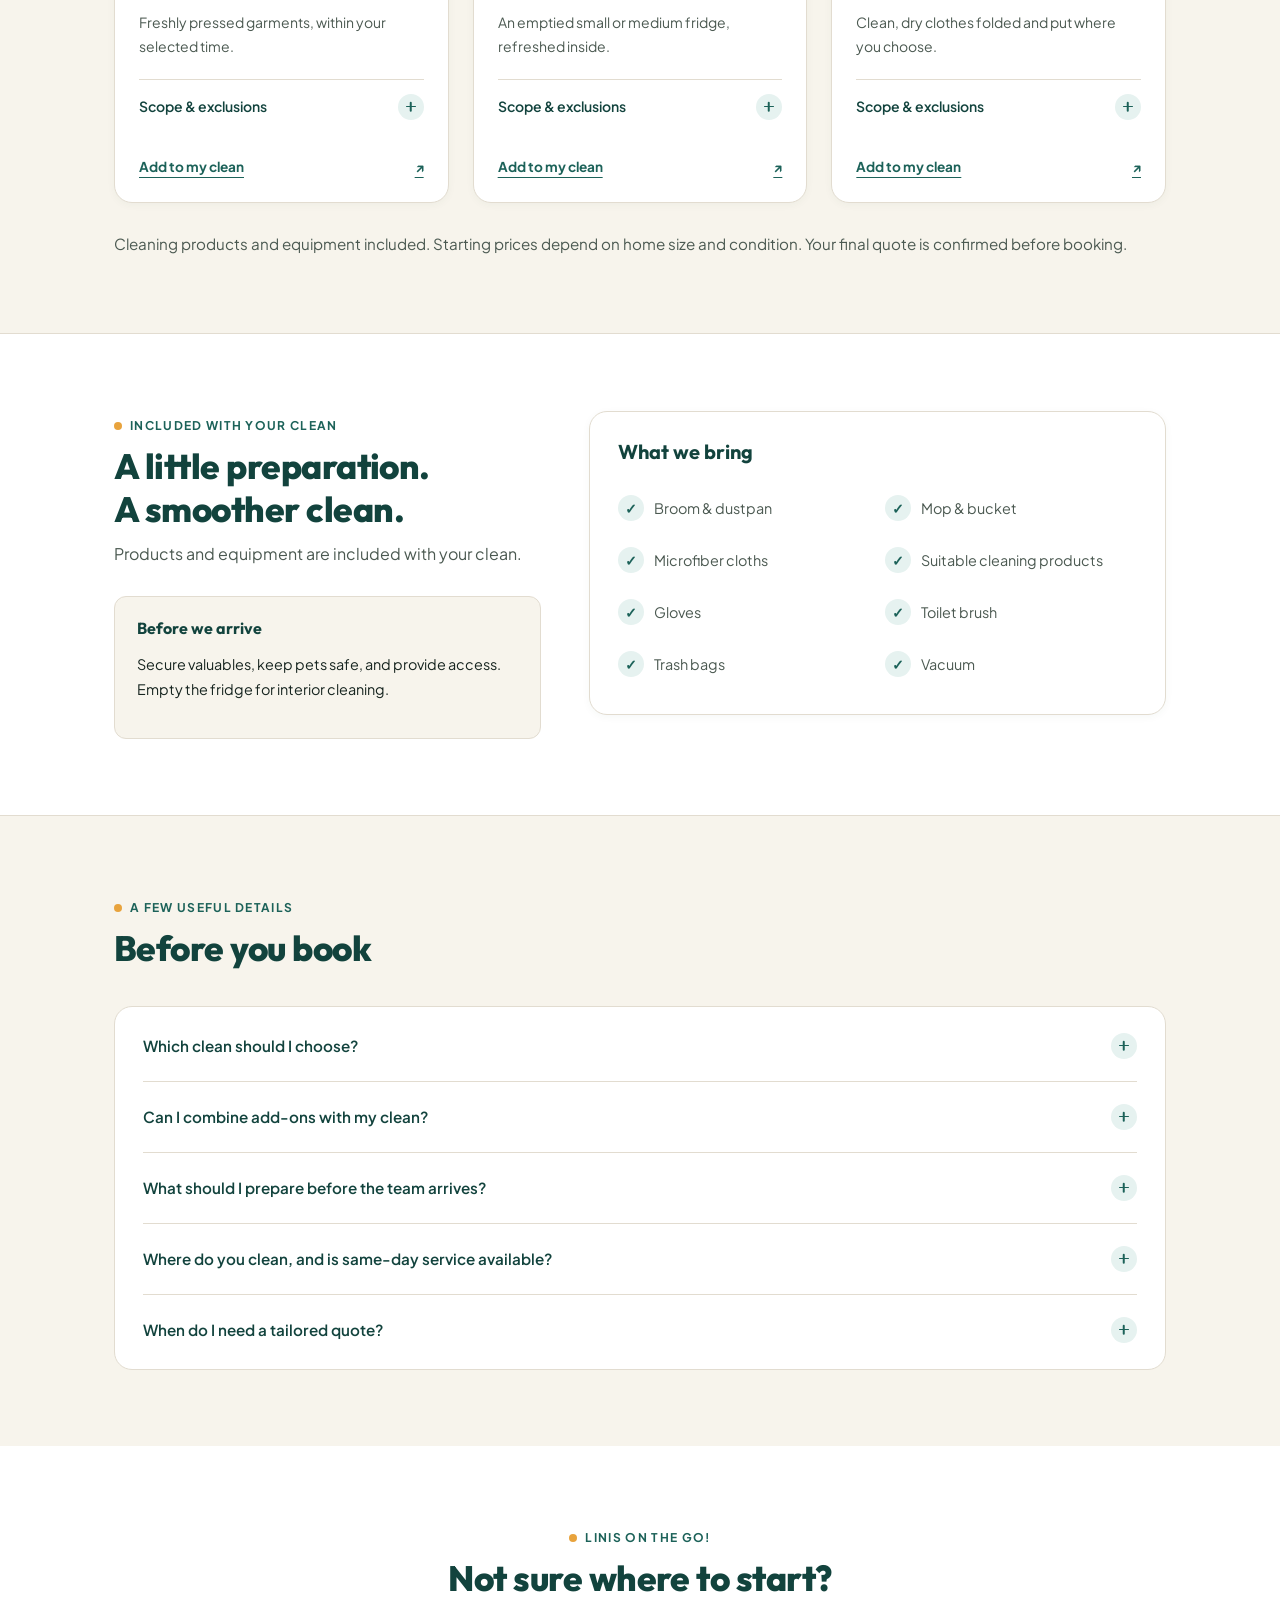
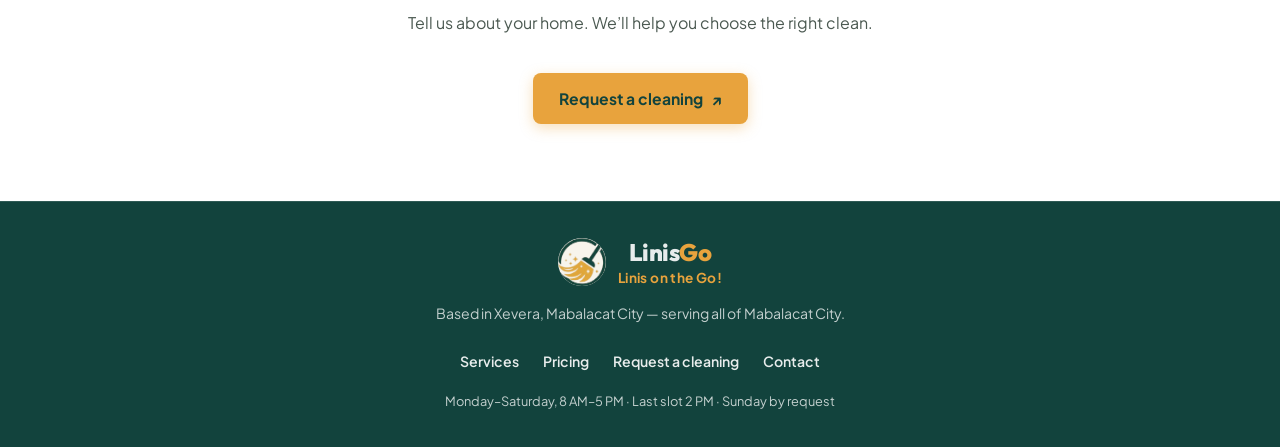
<file: services.html>
<!DOCTYPE html>

<html lang="en">

<head>
    <link crossorigin="" href="https://fonts.gstatic.com" rel="preconnect" />
    <link href="https://fonts.googleapis.com" rel="preconnect" />
    <meta charset="utf-8" />
    <meta content="width=device-width, initial-scale=1.0" name="viewport" />
    <title>Services — LinisGo</title>
    <meta
        content="Basic and Deep Clean across Mabalacat City. Products and equipment included, with optional ironing, refrigerator interior cleaning, and laundry folding."
        name="description" />
    <link href="css/styles.css?v=mobile-offer-flow" rel="stylesheet" />
    <link href="images/linisgo-logo.png" rel="icon" type="image/png" />
</head>

<body class="site services-page"><a class="skip-link" href="#main">Skip to content</a>
    <header class="site-header">
        <nav aria-label="Main navigation" class="nav">
            <a class="brand-link" href="index.html">
                <span aria-hidden="true" class="brand-logo"><img alt="" height="360" src="images/linisgo-logo.png"
                        width="675" /></span>
                <span class="brand-text"><span class="brand-word">Linis<span>Go</span></span><span
                        class="brand-tagline">Linis
                        on the Go!</span></span>
            </a>
            <button aria-controls="primary-nav" aria-expanded="false" aria-label="Open menu"
                class="nav-toggle">☰</button>
            <ul class="nav-links" id="primary-nav">
                <li><a href="index.html">Home</a></li>
                <li><a aria-current="page" class="active" href="services.html">Services</a></li>
                <li><a href="pricing.html">Pricing</a></li>
                <li><a href="contact.html">Contact</a></li>
                <li class="nav-account"><a class="login-trigger" href="login.html"><svg aria-hidden="true" fill="none"
                            stroke="currentColor" stroke-width="1.7" viewbox="0 0 24 24">
                            <circle cx="12" cy="8" r="3.5"></circle>
                            <path d="M5 21v-2a7 7 0 0 1 14 0v2"></path>
                        </svg>Client Login</a></li>
                <li><a class="nav-booking-link" href="book.html">Request a cleaning</a></li>
            </ul>
        </nav>
    </header>
    <main id="main">
        <section class="page-hero services-hero">
            <div class="container hero-copy">
                <p class="eyebrow">Care for every corner</p>
                <h1>A clean that fits your home.</h1>
                <p>Everyday upkeep or a deeper refresh. Choose your clean below.</p>
                <div class="hero-actions"><a class="btn btn-amber" href="book.html">Request a cleaning <span
                            aria-hidden="true">↗</span></a><a class="btn btn-outline" href="pricing.html">See
                        pricing</a></div>
            </div>
        </section>
        <section id="service-options">
            <div class="container">
                <div class="services-section-top">
                    <div class="section-head" data-reveal="">
                        <p class="section-label">Our services</p>
                        <h2>The right care. Clearly explained.</h2>
                        <p>Our team brings the cleaning products and equipment needed for your service.</p>
                    </div>
                    <div aria-label="Filter services" class="service-filters" hidden="" role="group"><button
                            aria-pressed="true" data-service-filter="all" type="button">All services</button><button
                            aria-pressed="false" data-service-filter="cleaning" type="button">Home
                            cleaning</button><button aria-pressed="false" data-service-filter="addons"
                            type="button">Add-ons</button></div>
                </div>
                <p aria-live="polite" class="sr-only" id="service-filter-status"></p>
                <div class="service-catalog">
                    <div class="services-detail-grid" data-service-group="cleaning">
                        <article class="card card-has-image service-detail-card" data-reveal=""
                            data-service-category="cleaning" id="service-basic">
                            <div class="service-photo"><img alt="Basic Clean service illustration" class="card-image"
                                    height="768" loading="lazy" src="images/basic_clean.jpg" width="1024" /><span
                                    class="service-category">Home cleaning</span></div>
                            <div class="card-body">
                                <p class="service-kicker">Your regular home reset.</p>
                                <h2>Basic Clean</h2>
                                <p class="service-price">From ₱900 · 1 bedroom · estimated 2–3 hours</p>
                                <details class="disclosure">
                                    <summary>What’s included<span aria-hidden="true" class="disclosure-icon"></span>
                                    </summary>
                                    <div class="disclosure-content">
                                        <ul class="service-inclusions">
                                            <li>Sweeping &amp; mopping all floors</li>
                                            <li>Dusting surfaces &amp; furniture</li>
                                            <li>Bathroom cleaning &amp; sanitizing</li>
                                            <li>Kitchen counters &amp; sink</li>
                                            <li>Trash removal</li>
                                            <li>General tidying</li>
                                        </ul>
                                    </div>
                                </details>
                                <div class="service-card-actions"><a class="btn btn-teal"
                                        href="book.html?clean=basic">Request a cleaning <span
                                            aria-hidden="true">↗</span></a><a href="pricing.html">View pricing</a></div>
                            </div>
                        </article>
                        <article class="card card-has-image service-detail-card" data-reveal=""
                            data-service-category="cleaning" id="service-deep">
                            <div class="service-photo"><img alt="Deep Clean service illustration" class="card-image"
                                    height="768" loading="lazy" src="images/deep_clean.jpg" width="1024" /><span
                                    class="service-category">Home cleaning</span></div>
                            <div class="card-body">
                                <p class="service-kicker">Extra attention, top to bottom.</p>
                                <h2>Deep Clean</h2>
                                <p class="service-price">From ₱2,500 · 2–3 bedrooms · estimated 5–8 hours</p>
                                <details class="disclosure">
                                    <summary>What’s included<span aria-hidden="true" class="disclosure-icon"></span>
                                    </summary>
                                    <div class="disclosure-content">
                                        <ul class="service-inclusions">
                                            <li>Everything in Basic Clean</li>
                                            <li>Baseboards &amp; door frames</li>
                                            <li>Inside windows &amp; glass</li>
                                            <li>Detailed bathroom scrubbing</li>
                                            <li>Kitchen appliance exteriors</li>
                                            <li>Under-furniture &amp; hard-to-reach spots</li>
                                        </ul>
                                    </div>
                                </details>
                                <div class="service-card-actions"><a class="btn btn-teal"
                                        href="book.html?clean=deep">Request a cleaning <span
                                            aria-hidden="true">↗</span></a><a href="pricing.html">View pricing</a></div>
                            </div>
                        </article>
                    </div>
                    <div class="addon-grid" data-service-group="addons" id="optional-extras">
                        <article class="card addon-card" data-reveal="" data-service-category="addons"
                            id="service-ironing">
                            <div class="addon-media"><img alt="A cleaner ironing a shirt" class="addon-photo"
                                    height="687" loading="lazy" src="images/ironing-service.png" width="1024" /><span
                                    class="addon-badge">Optional add-on</span></div>
                            <div class="addon-body">
                                <h3>Ironing</h3>
                                <p class="service-price">₱250 / 30-minute block</p>
                                <p class="addon-description">Freshly pressed garments, within your selected time.</p>
                                <details class="disclosure">
                                    <summary>Scope &amp; exclusions<span aria-hidden="true"
                                            class="disclosure-icon"></span></summary>
                                    <div class="disclosure-content">
                                        <p>Iron suitable garments for one 30-minute block. Clothing quantity depends on
                                            the time selected; request more blocks in your notes.</p>
                                    </div>
                                </details><a class="service-link" href="book.html?ironing=1">Add to my clean <span
                                        aria-hidden="true">↗</span></a>
                            </div>
                        </article>
                        <article class="card addon-card" data-reveal="" data-service-category="addons"
                            id="service-refrigerator">
                            <div class="addon-media"><img alt="A cleaner wiping the interior of an empty refrigerator"
                                    class="addon-photo" height="687" loading="lazy"
                                    src="images/refrigerator-cleaning.png" width="1024" /><span
                                    class="addon-badge">Optional add-on</span></div>
                            <div class="addon-body">
                                <h3>Refrigerator Interior Cleaning</h3>
                                <p class="service-price">From ₱350 / unit</p>
                                <p class="addon-description">An emptied small or medium fridge, refreshed inside.</p>
                                <details class="disclosure">
                                    <summary>Scope &amp; exclusions<span aria-hidden="true"
                                            class="disclosure-icon"></span></summary>
                                    <div class="disclosure-content">
                                        <p>Accessible interior surfaces, shelves, and drawers of one emptied small or
                                            medium refrigerator in ordinary condition, up to 60 minutes. Large units or
                                            heavy buildup need a quote. Excludes repair, defrosting, disassembly, and
                                            hazardous mold. Separate from Deep Clean’s appliance-exterior care.</p>
                                    </div>
                                </details><a class="service-link" href="book.html?refrigerator=1">Add to my clean <span
                                        aria-hidden="true">↗</span></a>
                            </div>
                        </article>
                        <article class="card addon-card" data-reveal="" data-service-category="addons"
                            id="service-folding">
                            <div class="addon-media"><img alt="A cleaner folding clean laundry" class="addon-photo"
                                    height="687" loading="lazy" src="images/laundry-folding.png" width="1024" /><span
                                    class="addon-badge">Optional add-on</span></div>
                            <div class="addon-body">
                                <h3>Laundry Folding &amp; Organizing</h3>
                                <p class="service-price">₱200 / 30-minute block</p>
                                <p class="addon-description">Clean, dry clothes folded and put where you choose.</p>
                                <details class="disclosure">
                                    <summary>Scope &amp; exclusions<span aria-hidden="true"
                                            class="disclosure-icon"></span></summary>
                                    <div class="disclosure-content">
                                        <p>One 30-minute block for already clean, dry clothing in customer-designated
                                            spaces. Excludes washing, drying, ironing, and extensive wardrobe
                                            decluttering. Quantity depends on the time selected; request more blocks in
                                            your notes.</p>
                                    </div>
                                </details><a class="service-link" href="book.html?folding=1">Add to my clean <span
                                        aria-hidden="true">↗</span></a>
                            </div>
                        </article>
                    </div>
                </div>
                <p class="pricing-note catalog-note">Cleaning products and equipment included. Starting prices depend on
                    home size and condition. Your final quote is confirmed before booking.</p>
            </div>
        </section>
        <section class="equipment-section" id="equipment">
            <div class="container equipment-layout">
                <div class="section-head">
                    <p class="section-label">Included with your clean</p>
                    <h2>A little preparation.<br />A smoother clean.</h2>
                    <p>Products and equipment are included with your clean.</p>
                    <div class="equipment-help">
                        <h3>Before we arrive</h3>
                        <p>Secure valuables, keep pets safe, and provide access. Empty the fridge for interior cleaning.
                        </p>
                    </div>
                </div>
                <div class="card equipment-card">
                    <h3>What we bring</h3>
                    <ul class="equipment-list" role="list">
                        <li class="equipment-item"><span aria-hidden="true" class="fixed-check">✓</span><span>Broom
                                &amp; dustpan</span></li>
                        <li class="equipment-item"><span aria-hidden="true" class="fixed-check">✓</span><span>Mop &amp;
                                bucket</span></li>
                        <li class="equipment-item"><span aria-hidden="true" class="fixed-check">✓</span><span>Microfiber
                                cloths</span></li>
                        <li class="equipment-item"><span aria-hidden="true" class="fixed-check">✓</span><span>Suitable
                                cleaning products</span></li>
                        <li class="equipment-item"><span aria-hidden="true"
                                class="fixed-check">✓</span><span>Gloves</span></li>
                        <li class="equipment-item"><span aria-hidden="true" class="fixed-check">✓</span><span>Toilet
                                brush</span></li>
                        <li class="equipment-item"><span aria-hidden="true" class="fixed-check">✓</span><span>Trash
                                bags</span></li>
                        <li class="equipment-item"><span aria-hidden="true"
                                class="fixed-check">✓</span><span>Vacuum</span></li>
                    </ul>
                </div>
            </div>
        </section>
        <section class="services-faq">
            <div class="container">
                <div class="section-head" data-reveal="">
                    <p class="section-label">A few useful details</p>
                    <h2>Before you book</h2>
                </div>
                <div class="faq-list">
                    <details class="disclosure">
                        <summary>Which clean should I choose?<span aria-hidden="true" class="disclosure-icon"></span>
                        </summary>
                        <div class="disclosure-content">
                            <p>Choose Basic Clean for regular upkeep. Deep Clean includes everything in Basic, plus
                                detailed attention
                                to areas such as baseboards, door frames and hard-to-reach spots.</p>
                        </div>
                    </details>
                    <details class="disclosure">
                        <summary>Can I combine add-ons with my clean?<span aria-hidden="true"
                                class="disclosure-icon"></span></summary>
                        <div class="disclosure-content">
                            <p>Yes. Ironing, Refrigerator Interior Cleaning, and Laundry Folding &amp; Organizing are
                                available with a core cleaning booking. Each selection covers one block or unit; confirm
                                additional scope with the team.</p>
                        </div>
                    </details>
                    <details class="disclosure">
                        <summary>What should I prepare before the team arrives?<span aria-hidden="true"
                                class="disclosure-icon"></span></summary>
                        <div class="disclosure-content">
                            <p>Secure valuables, keep pets safe, and provide access. Empty the refrigerator if you
                                select interior cleaning. Our team brings the cleaning products and equipment needed for
                                your service.</p>
                        </div>
                    </details>
                    <details class="disclosure">
                        <summary>Where do you clean, and is same-day service available?<span aria-hidden="true"
                                class="disclosure-icon"></span></summary>
                        <div class="disclosure-content">
                            <p>Based in Xevera, Mabalacat City — serving all of Mabalacat City. Scheduling and same-day
                                requests depend on availability.</p>
                        </div>
                    </details>
                    <details class="disclosure">
                        <summary>When do I need a tailored quote?<span aria-hidden="true"
                                class="disclosure-icon"></span></summary>
                        <div class="disclosure-content">
                            <p>Bedroom count is an estimate input. Floor area, bathrooms, condition, and staffing affect
                                your confirmed quote. Studios, 4+ bedrooms, unusually large or heavily soiled homes,
                                multiple-cleaner jobs, and other unsupported combinations require a quote. Deep Clean
                                for a 1-bedroom home requires a quote. All duration ranges are estimates, subject to
                                scope.</p>
                        </div>
                    </details>
                </div>
            </div>
        </section>
        <section class="booking-cta">
            <div class="container">
                <div class="section-head" data-reveal="">
                    <p class="section-label">Linis on the Go!</p>
                    <h2>Not sure where to start?</h2>
                    <p>Tell us about your home. We’ll help you choose the right clean.</p>
                </div><a class="btn btn-amber" href="book.html">Request a cleaning <span aria-hidden="true">↗</span></a>
            </div>
        </section>
    </main>
    <footer class="site-footer">
        <div class="container">
            <a class="brand-link footer-brand" href="index.html"><span aria-hidden="true" class="brand-logo"><img alt=""
                        height="360" loading="lazy" src="images/linisgo-logo.png" width="675" /></span><span
                    class="brand-text"><span class="brand-word">Linis<span>Go</span></span><span
                        class="brand-tagline">Linis on the Go!</span></span></a>
            <p>Based in Xevera, Mabalacat City — serving all of Mabalacat City.</p>
            <nav aria-label="Footer navigation" class="footer-links"><a href="services.html">Services</a><a
                    href="pricing.html">Pricing</a><a href="book.html">Request a cleaning</a><a
                    href="contact.html">Contact</a></nav>
            <p class="footer-hours" data-hours="">Monday–Saturday, 8 AM–5 PM · Last slot 2 PM · Sunday by request</p>
        </div>
    </footer>
    <div aria-label="Quick booking" class="mobile-booking-bar" hidden="" id="mobile-booking-bar">
        <a class="btn btn-amber" href="book.html">Request a cleaning <span aria-hidden="true">↗</span></a>
        <button aria-label="Collapse booking bar" class="mobile-booking-close" title="Collapse booking bar"
            type="button"><svg aria-hidden="true" fill="none" height="18" stroke="currentColor" stroke-width="1.8"
                viewbox="0 0 24 24" width="18">
                <path d="m6 6 12 12M18 6 6 18"></path>
            </svg></button>
    </div>
    <button aria-controls="mobile-booking-bar" aria-expanded="false" aria-label="Show booking bar"
        class="mobile-booking-toggle" hidden="" type="button"><svg aria-hidden="true" fill="none" height="20"
            stroke="currentColor" stroke-width="1.8" viewbox="0 0 24 24" width="20">
            <rect height="16" rx="3" width="18" x="3" y="5"></rect>
            <path d="M7 2v6m10-6v6M3 11h18m-14 5h4"></path>
        </svg><span>Book</span></button>
    <script defer="" src="js/site-config.js"></script>
    <script defer="" src="js/motion.js?v=polish-1"></script>
    <script defer="" src="js/main.js?v=mobile-offer-flow"></script>
    <aside aria-labelledby="welcome-offer-title" class="welcome-offer" id="welcome-offer" hidden>
        <button class="offer-close" type="button" aria-label="Collapse welcome offer">×</button>
        <p class="offer-eyebrow">A little welcome gift</p>
        <h2 id="welcome-offer-title">₱50 off your first clean.</h2>
        <p class="offer-description">A fresher home starts here.</p>
        <a class="btn btn-amber" href="book.html?first=1">Claim your offer <span aria-hidden="true">↗</span></a>
    </aside>
    <button class="offer-toggle" type="button" aria-controls="welcome-offer" aria-expanded="false" hidden>
        <span aria-hidden="true">✦</span> ₱50 welcome offer
    </button>

</body>

</html>
</file>
<file: css/styles.css>
/* Theme, shared components, page layouts, then responsive and motion rules. */
@import url("base.css?v=polish-1");
@import url("components.css?v=polish-1");
@import url("shared.css?v=payment-layout");
@import url("home.css?v=mobile-offer-flow");
@import url("services.css?v=polish-1");
@import url("pricing.css?v=payment-layout");
@import url("contact.css?v=polish-1");
@import url("booking.css?v=polish-1");
@import url("addons.css?v=polish-1");
@import url("responsive.css?v=polish-1");
@import url("motion.css?v=polish-1");
</file>
<file: css/auth.css>
/* Demo login and registration pages. */
.auth-page {
  min-height: 100vh;
  display: flex;
  flex-direction: column;
}

.auth-main {
  flex: 1;
  display: flex;
  align-items: center;
  padding: 32px 0;
}

.auth-layout {
  width: calc(100% - 64px);
  max-width: 1000px;
  padding: 0;
  display: grid;
  grid-template-columns: minmax(0, .9fr) minmax(0, 1.1fr);
  align-items: stretch;
  gap: 0;
  background: var(--cream-card);
  border: 1px solid var(--line);
  border-radius: 24px;
  box-shadow: var(--shadow-lg);
}

.auth-intro {
  min-width: 0;
  display: flex;
  flex-direction: column;
  justify-content: center;
  padding: 28px;
  background: linear-gradient(145deg, var(--teal-light), var(--cream));
  border-radius: 23px 0 0 23px;
}

.auth-brand {
  display: flex;
  align-items: center;
  align-self: flex-start;
  gap: 12px;
  margin-bottom: 20px;
}

.auth-brand-text {
  display: flex;
  flex-direction: column;
  gap: 3px;
  text-align: left;
}

.auth-brand-name {
  font-family: var(--font-heading);
  color: var(--teal-deep);
  font-size: 1.65rem;
  font-weight: 800;
  line-height: 1.1;
}

.auth-brand-name>span {
  color: var(--amber);
}

.auth-brand-tagline {
  color: var(--teal);
  font-size: .8rem;
  font-weight: 600;
  line-height: 1.4;
}

.auth-logo {
  position: relative;
  display: block;
  flex-shrink: 0;
  width: 64px;
  height: 64px;
  overflow: hidden;
  border-radius: 50%;
  background: rgba(255, 255, 255, .75);
  box-shadow: 0 0 0 1px rgba(28, 98, 89, .1);
}

.auth-logo img {
  position: absolute;
  width: 192px;
  height: auto;
  max-width: none;
  left: -64px;
  top: -20px;
}

.auth-intro h1 {
  font-size: clamp(1.85rem, 2.5vw, 2.2rem);
  line-height: 1.12;
  letter-spacing: -.025em;
  text-wrap: balance;
  margin: 0 0 12px;
}

.auth-intro>p {
  margin: 0;
  color: var(--ink-soft);
  line-height: 1.7;
}

.auth-intro>p:not(.auth-notice) {
  max-width: 30ch;
  font-size: .95rem;
}

.auth-intro .auth-notice {
  margin: 18px 0 0;
  padding: 12px 14px;
  background: rgba(255, 255, 255, .65);
  border: 1px solid rgba(28, 98, 89, .12);
  border-radius: var(--radius-sm);
  font-size: .8rem;
  line-height: 1.65;
  text-align: left;
}

.auth-notice strong {
  display: block;
  margin-bottom: 4px;
  color: var(--teal-deep);
}

.auth-intro .service-link {
  display: flex;
  align-items: center;
  justify-content: center;
  gap: 8px;
  min-height: 44px;
  margin: 12px 0 0;
  padding: 10px 12px;
  border: 1px solid rgba(28, 98, 89, .2);
  border-radius: var(--radius-sm);
  background: rgba(255, 255, 255, .7);
  font-size: .85rem;
  text-decoration: none;
  transition: background 180ms ease, border-color 180ms ease;
}

.auth-intro .service-link:hover {
  background: var(--cream-card);
  border-color: var(--teal);
}

.auth-card {
  min-width: 0;
  display: flex;
  flex-direction: column;
  justify-content: center;
  padding: 28px;
  border-left: 1px solid var(--line);
  border-radius: 0 23px 23px 0;
}

.auth-card h2 {
  margin: 0 0 16px;
  font-size: 1.6rem;
}

.auth-card label {
  display: block;
  font-weight: 600;
  font-size: .9rem;
  margin: 12px 0 6px;
}

.auth-card label:first-child {
  margin-top: 0;
}

.auth-fields-row {
  display: grid;
  gap: 12px;
}

.auth-fields-row+.auth-fields-row {
  margin-top: 14px;
}

.auth-field {
  min-width: 0;
}

@media (min-width: 781px) {
  .auth-fields-row {
    grid-template-columns: repeat(2, minmax(0, 1fr));
    gap: 16px;
  }
}

.auth-card input {
  width: 100%;
  min-height: 48px;
  padding: 12px;
  border: 1px solid var(--line);
  border-radius: var(--radius-sm);
  background: var(--cream);
  color: var(--ink);
  font-size: 16px;
}

.auth-card .field-help {
  margin: 6px 0 10px;
  font-size: .8rem;
  color: var(--ink-soft);
  line-height: 1.6;
}

.auth-password-row {
  row-gap: 8px;
}

.auth-password-row>.field-help {
  grid-column: 1 / -1;
  margin: 0;
}

.auth-card button {
  margin-top: 12px;
}

.auth-card form[data-mode="register"]>#auth-submit {
  margin-top: 16px;
}

.auth-card button:disabled {
  opacity: .6;
  cursor: not-allowed;
}

.auth-switch {
  text-align: center;
  margin: 16px 0 0;
  padding-top: 14px;
  border-top: 1px solid var(--line);
  font-size: .9rem;
  line-height: 1.6;
}

#auth-status:empty {
  display: none;
}

.auth-switch a {
  color: var(--teal);
  font-weight: 700;
}

#auth-status:not(:empty) {
  margin-top: 20px;
  padding: 14px;
  border-radius: var(--radius-sm);
  background: var(--teal-light);
  color: var(--teal-deep);
}

@media (min-width: 781px) and (max-width: 1024px) {
  .auth-main {
    padding: 24px 0;
  }

  .auth-layout {
    width: calc(100% - 48px);
  }

  .auth-intro,
  .auth-card {
    padding: 24px;
  }

  .auth-intro h1 {
    font-size: 2rem;
  }
}

@media (max-width: 780px) {
  .auth-password-row>.field-help {
    order: 1;
  }

  .auth-password-row>.auth-field:last-of-type {
    order: 2;
  }

  .auth-main {
    padding: 16px 0 24px;
  }

  .auth-layout {
    width: calc(100% - 32px);
    max-width: 540px;
    padding: 0;
    grid-template-columns: 1fr;
    gap: 0;
    background: var(--cream-card);
    border: 1px solid var(--line);
    border-radius: var(--radius-lg);
    box-shadow: var(--shadow-md);
  }

  .auth-intro {
    padding: 20px;
    border-bottom: 1px solid var(--line);
    border-radius: 17px 17px 0 0;
    background: var(--cream-card);
    text-align: center;
  }

  .auth-brand {
    align-self: center;
    margin-bottom: 16px;
  }

  .auth-logo {
    width: 56px;
    height: 56px;
  }

  .auth-logo img {
    width: 168px;
    left: -56px;
    top: -17.5px;
  }

  .auth-intro h1 {
    max-width: 18ch;
    margin: 0 auto 12px;
    font-size: clamp(1.75rem, 7vw, 2.25rem);
    line-height: 1.15;
    letter-spacing: -.02em;
    text-wrap: balance;
  }

  .auth-intro>p:not(.auth-notice) {
    max-width: 30ch;
    margin: 0 auto;
    font-size: .9rem;
    line-height: 1.6;
    text-wrap: balance;
  }

  .auth-intro .auth-notice {
    margin: 14px 0 0;
    padding: 12px 14px;
    border: 1px solid var(--line);
    background: var(--cream);
    font-size: .78rem;
    line-height: 1.6;
    text-align: left;
  }

  .auth-notice strong {
    display: block;
    margin-bottom: 3px;
    color: var(--teal-deep);
  }

  .auth-intro .service-link {
    display: flex;
    align-items: center;
    justify-content: center;
    gap: 8px;
    min-height: 44px;
    margin: 12px 0 0;
    padding: 10px 12px;
    border: 1px solid var(--line);
    border-radius: var(--radius-sm);
    background: var(--teal-light);
    font-size: .85rem;
    text-decoration: none;
  }

  .auth-intro .service-link:hover {
    border-color: var(--teal);
  }

  .auth-card {
    padding: 20px;
    border: 0;
    border-radius: 0 0 var(--radius-lg) var(--radius-lg);
    background: transparent;
    box-shadow: none;
  }

  .auth-card h2 {
    margin-bottom: 16px;
    font-size: 1.4rem;
  }

  .auth-card label:first-child {
    margin-top: 0;
  }
}

/* Branded success popup for both demo forms. */
.site .auth-success {
  width: min(420px, calc(100% - 32px));
  max-height: calc(100dvh - 32px);
  overflow-y: auto;
  padding: 36px 28px 28px;
  border: 1px solid var(--line);
  border-top: 5px solid var(--amber);
  border-radius: var(--radius-lg);
  background: var(--cream-card);
  text-align: center;
  box-shadow: var(--shadow-lg);
}

.site .auth-success::backdrop {
  background: rgba(18, 67, 61, .65);
  backdrop-filter: blur(4px);
}

.auth-success-icon {
  display: grid;
  place-items: center;
  width: 68px;
  height: 68px;
  margin: 0 auto 18px;
  border-radius: 50%;
  background: var(--teal-light);
  color: var(--teal);
}

.site .auth-success .auth-success-tagline {
  margin: 0 0 12px;
  color: var(--teal);
  font-family: var(--font-heading);
  font-size: 1rem;
  font-weight: 700;
}

.site .auth-success h2 {
  margin: 0 0 12px;
  color: var(--teal-deep);
  font-size: 2rem;
}

.site .auth-success #success-message {
  margin: 0 0 24px;
  color: var(--ink-soft);
  font-size: .95rem;
  line-height: 1.6;
}


.site .auth-success[open] {
  animation: popupIn 220ms ease-out both;
}

.site .auth-success[open]::backdrop {
  animation: backdropIn 220ms ease-out both;
}

.site .auth-success.is-closing {
  animation: popupOut 180ms ease-in both;
}

.site .auth-success.is-closing::backdrop {
  animation: backdropOut 180ms ease-in both;
}

@keyframes popupIn {
  from {
    opacity: 0;
    transform: translateY(8px) scale(.96);
  }

  to {
    opacity: 1;
    transform: translateY(0) scale(1);
  }
}

@keyframes popupOut {
  from {
    opacity: 1;
    transform: translateY(0) scale(1);
  }

  to {
    opacity: 0;
    transform: translateY(6px) scale(.97);
  }
}

@keyframes backdropIn {
  from {
    opacity: 0;
  }

  to {
    opacity: 1;
  }
}

@keyframes backdropOut {
  from {
    opacity: 1;
  }

  to {
    opacity: 0;
  }
}

@media (prefers-reduced-motion: reduce) {

  .site .auth-success[open],
  .site .auth-success[open]::backdrop {
    animation: none !important;
  }
}
</file>
